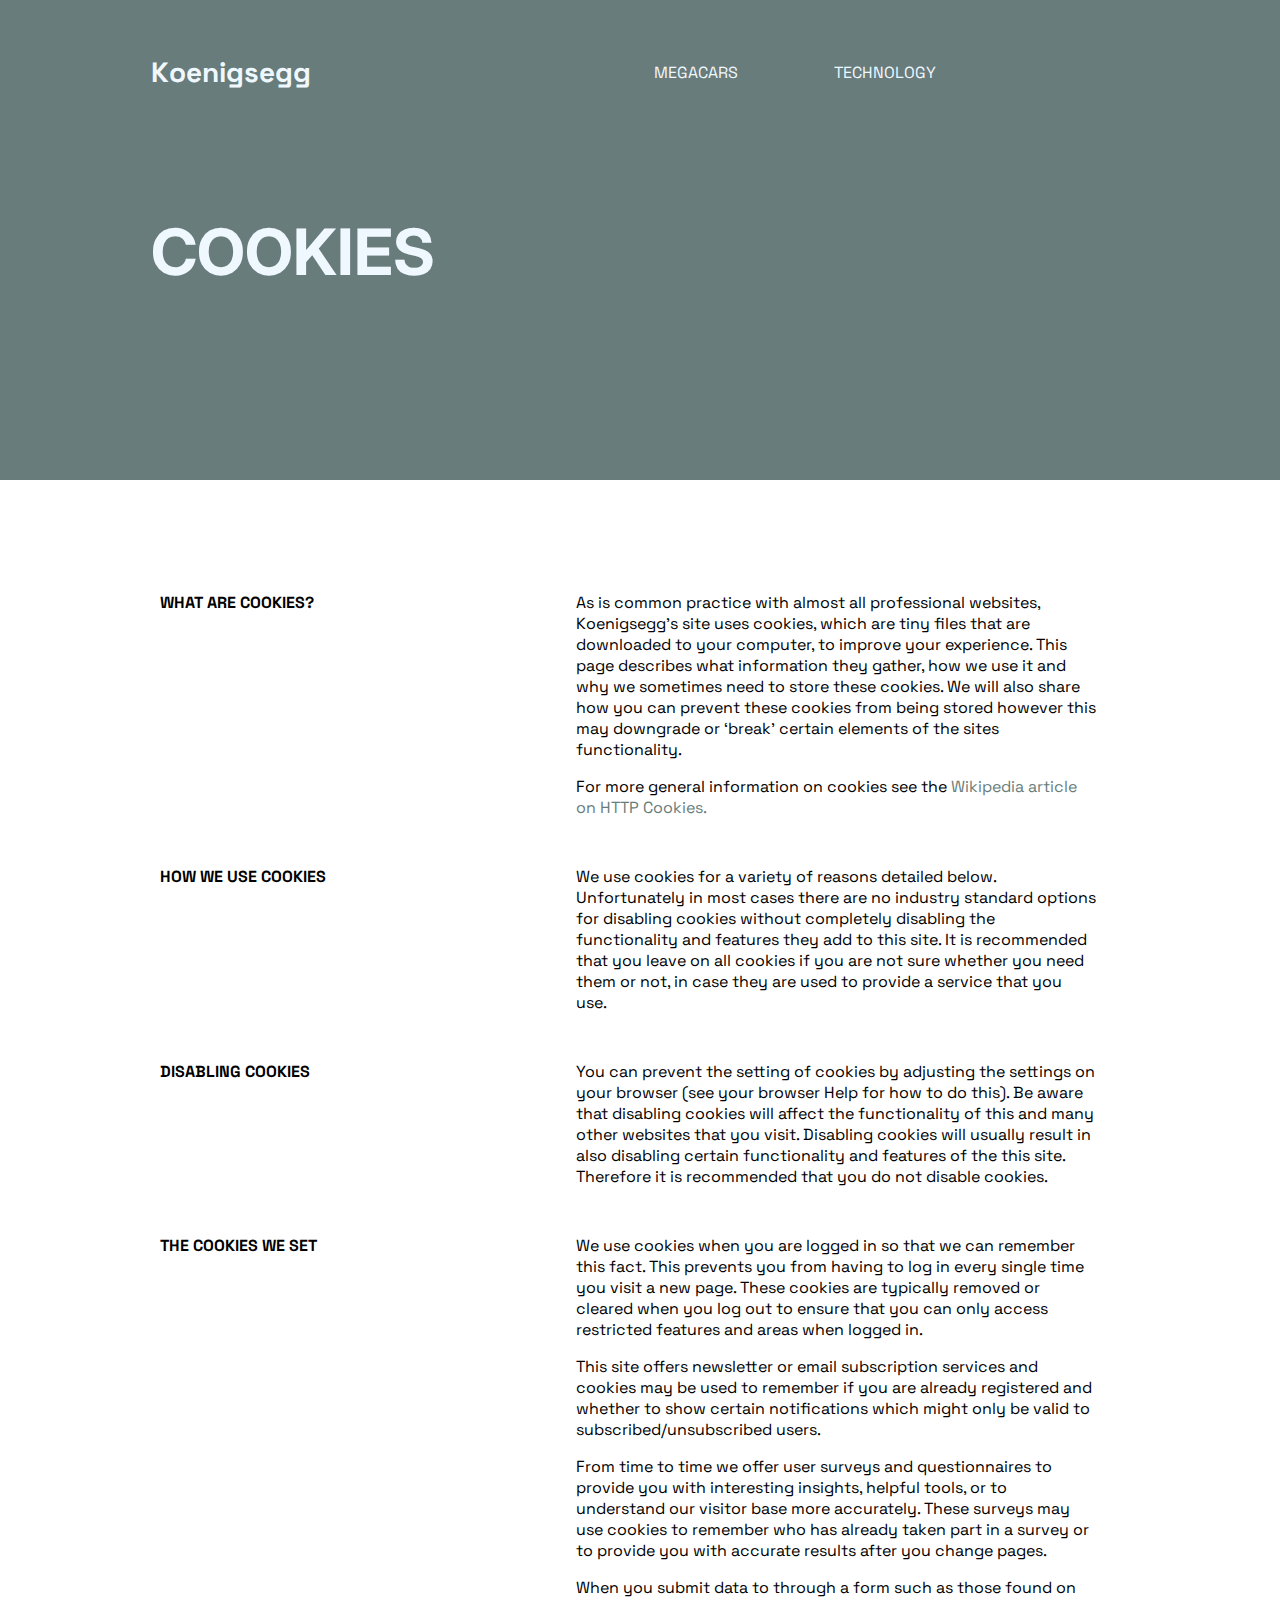
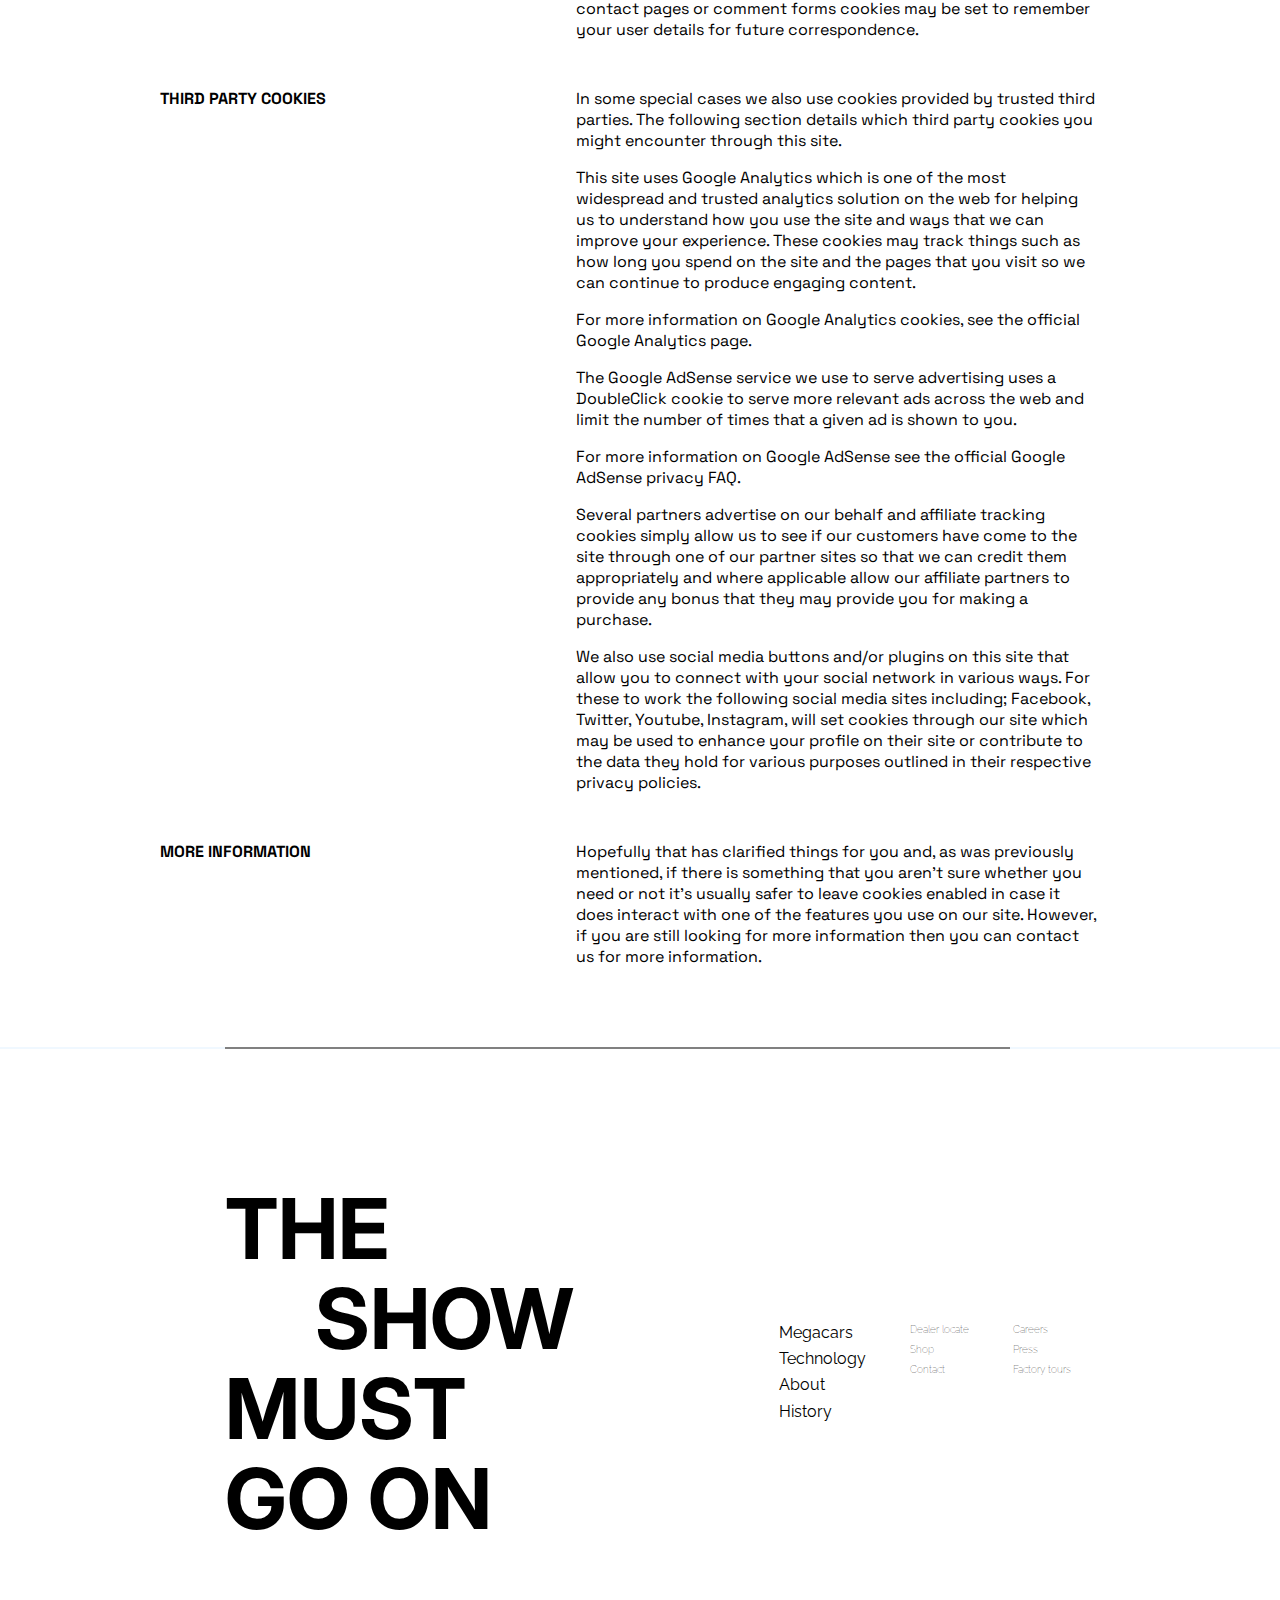
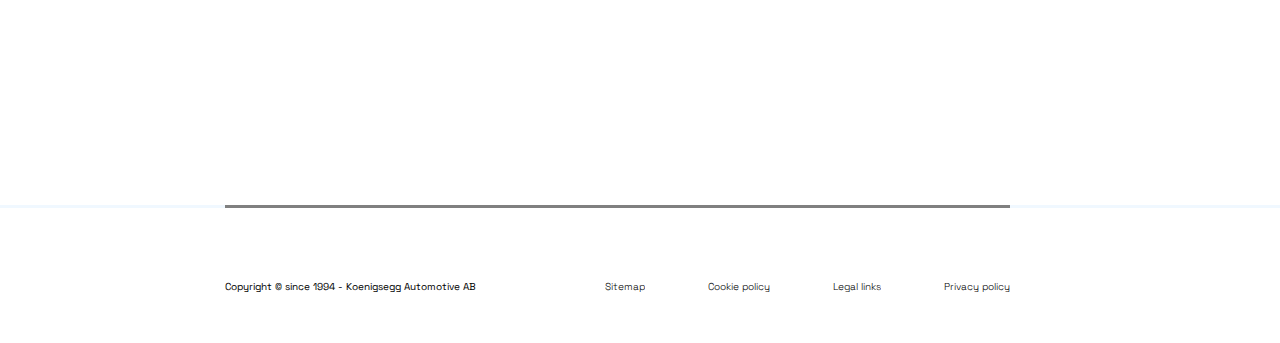
<file: cookie.html>
<!DOCTYPE html>
<html lang="en">
<head>
    <meta charset="UTF-8">
    <meta name="viewport" content="width=device-width, initial-scale=1.0">
    <title>Cookie Policy | Koenigsegg</title>
    <link rel="stylesheet" href="footer.css">
    <link rel="stylesheet" href="disclaimer.css">
</head>
<body>
    <header>
        <nav>
            <a class="home" href="index.html">Koenigsegg</a>
            <ul class="navoptions">
                <li>
                    <div class="one">
                        <a href="megacars.html">MEGACARS</a>
                    </div>
                </li>
                <li>
                    <div class="two">
                        <a href="technology.html">TECHNOLOGY</a>
                    </div>
                </li>
                <li class="three">
                    <button class="togglebutton">
                        <div class="one"></div>
                        <div class="two"></div>
                    </button>
                </li>
            </ul>
        </nav>
        <div class="below-header">
            <div class="left">
                <h2 class="main-heading">COOKIES</h2>
            </div>
        </div>
    </header>

    <section class="main">
        <div class="desc">
            <div class="sub">
                <div class="hd">
                    <h4>WHAT ARE COOKIES?</h4>
                </div>
                <div class="para">
                    <p> As is common practice with almost all professional websites, Koenigsegg’s site uses
                        cookies, which are tiny files that are downloaded to your computer, to improve your
                        experience. This page describes what information they gather, how we use it and
                        why we sometimes need to store these cookies. We will also share how you can
                        prevent these cookies from being stored however this may downgrade or ‘break’
                        certain elements of the sites functionality.
                    </p>

                    <p>For more general information on cookies see the <a href="http://en.wikipedia.org/wiki/HTTP_cookie"> Wikipedia article on HTTP Cookies.</a> 
                    </p>
                </div>
            </div>
            <div class="sub">
                <div class="hd">
                    <h4>HOW WE USE COOKIES</h4>
                </div>
                <div class="para">
                    <p> We use cookies for a variety of reasons detailed below. Unfortunately in most cases
                        there are no industry standard options for disabling cookies without completely
                        disabling the functionality and features they add to this site. It is recommended that
                        you leave on all cookies if you are not sure whether you need them or not, in case
                        they are used to provide a service that you use. 
                        </p>
                </div>
            </div>
            <div class="sub">
                <div class="hd">
                    <h4>DISABLING COOKIES</h4>
                </div>
                <div class="para">
                    <p> You can prevent the setting of cookies by adjusting the settings on your browser (see
                        your browser Help for how to do this). Be aware that disabling cookies will affect the
                        functionality of this and many other websites that you visit. Disabling cookies will
                        usually result in also disabling certain functionality and features of the this site.
                        Therefore it is recommended that you do not disable cookies.   
                    </p>
                </div>
            </div>
            <div class="sub">
                <div class="hd">
                    <h4>THE COOKIES WE SET</h4>
                </div>
                <div class="para">
                    <p> We use cookies when you are logged in so that we can remember this fact. This
                        prevents you from having to log in every single time you visit a new page. These
                        cookies are typically removed or cleared when you log out to ensure that you can
                        only access restricted features and areas when logged in.
                    </p>

                    <p> This site offers newsletter or email subscription services and cookies may be used to
                        remember if you are already registered and whether to show certain notifications
                        which might only be valid to subscribed/unsubscribed users.
                    </p>

                    <p> From time to time we offer user surveys and questionnaires to provide you with
                        interesting insights, helpful tools, or to understand our visitor base more accurately.
                        These surveys may use cookies to remember who has already taken part in a survey
                        or to provide you with accurate results after you change pages.
                    </p>

                    <p> When you submit data to through a form such as those found on contact pages or
                        comment forms cookies may be set to remember your user details for future
                        correspondence.
                    </p>
                </div>
            </div>
            <div class="sub">
                <div class="hd">
                    <h4>THIRD PARTY COOKIES</h4>
                </div>
                <div class="para">
                    <p> In some special cases we also use cookies provided by trusted third parties. The
                        following section details which third party cookies you might encounter through this
                        site.
                    </p>

                    <p> This site uses Google Analytics which is one of the most widespread and trusted
                        analytics solution on the web for helping us to understand how you use the site and
                        ways that we can improve your experience. These cookies may track things such as
                        how long you spend on the site and the pages that you visit so we can continue to
                        produce engaging content.
                    </p>

                    <p> For more information on Google Analytics cookies, see the official Google Analytics
                        page.
                    </p>

                    <p> The Google AdSense service we use to serve advertising uses a DoubleClick cookie
                        to serve more relevant ads across the web and limit the number of times that a given
                        ad is shown to you.
                    </p>

                    <p> For more information on Google AdSense see the official Google AdSense privacy
                        FAQ.
                    </p>

                    <p> Several partners advertise on our behalf and affiliate tracking cookies simply allow us
                        to see if our customers have come to the site through one of our partner sites so that
                        we can credit them appropriately and where applicable allow our affiliate partners to
                        provide any bonus that they may provide you for making a purchase.
                    </p>

                    <p> We also use social media buttons and/or plugins on this site that allow you to
                        connect with your social network in various ways. For these to work the following
                        social media sites including; Facebook, Twitter, Youtube, Instagram, will set cookies
                        through our site which may be used to enhance your profile on their site or
                        contribute to the data they hold for various purposes outlined in their respective
                        privacy policies.
                    </p>
                </div>
            </div>
            <div class="sub">
                <div class="hd">
                    <h4>MORE INFORMATION</h4>
                </div>
                <div class="para">
                    <p> Hopefully that has clarified things for you and, as was previously mentioned, if there
                        is something that you aren’t sure whether you need or not it’s usually safer to leave
                        cookies enabled in case it does interact with one of the features you use on our site.
                        However, if you are still looking for more information then you can contact us for
                        more information. 
                    </p>
                </div>
            </div>
        </div>
    </section>

    <div class="line"></div>

    <footer>
        <div class="top">
            <div class="one">
                <h2 class="first">THE</h2>
                <h2 class="second">SHOW</h2>
                <h2 class="third">MUST</h2>
                <h2 class="fourt">GO ON</h2>
            </div>
            <div class="two" id="two">
                <ul>
                    <li><a href="megacars.html">Megacars</a></li>
                    <li><a href="technology.html">Technology</a></li>
                    <li><a href="about.html">About</a></li>
                    <li><a href="history.html">History</a></li>
                </ul>
            </div>
            <div class="three" id="three">
                <ul>
                    <li><a href="">Dealer locate</a></li>
                    <li><a href="https://gear.koenigsegg.com/">Shop</a></li>
                    <li><a href="contact.html">Contact</a></li>
                </ul>
            </div>
            <div class="four" id="four">
                <ul>
                    <li><a href="">Careers</a></li>
                    <li><a href="https://news.cision.com/koenigsegg">Press</a></li>
                    <li><a href="">Factory tours</a></li>
                </ul>
            </div>
        </div>

        <div class="sociallinks">
            <ul>
                <li><a href=""><i class="fa-brands fa-instagram"></i></a></li>
                <li><a href=""><i class="fa-brands fa-twitter"></i></a></li>
                <li><a href=""><i class="fa-brands fa-facebook-f"></i></a></li>
                <li><a href=""><i class="fa-brands fa-youtube"></i></a></li>
                <li><a href=""><i class="fa-brands fa-linkedin"></i></a></li>
            </ul>
        </div>

        <div class="line"></div>

        <div class="bottom">
            <div class="copyrights">
                <p>Copyright &copy; since 1994 &dash; Koenigsegg Automotive AB </p>
            </div>
            <ul class="ternarylinks">
                <li><a href="">Sitemap</a></li>
                <li><a href="cookie.html">Cookie policy</a></li>
                <li><a href="legal.html">Legal links</a></li>
                <li><a href="privacy.html">Privacy policy</a></li>
            </ul>
        </div>
    </footer>
</body>
</html>
</file>
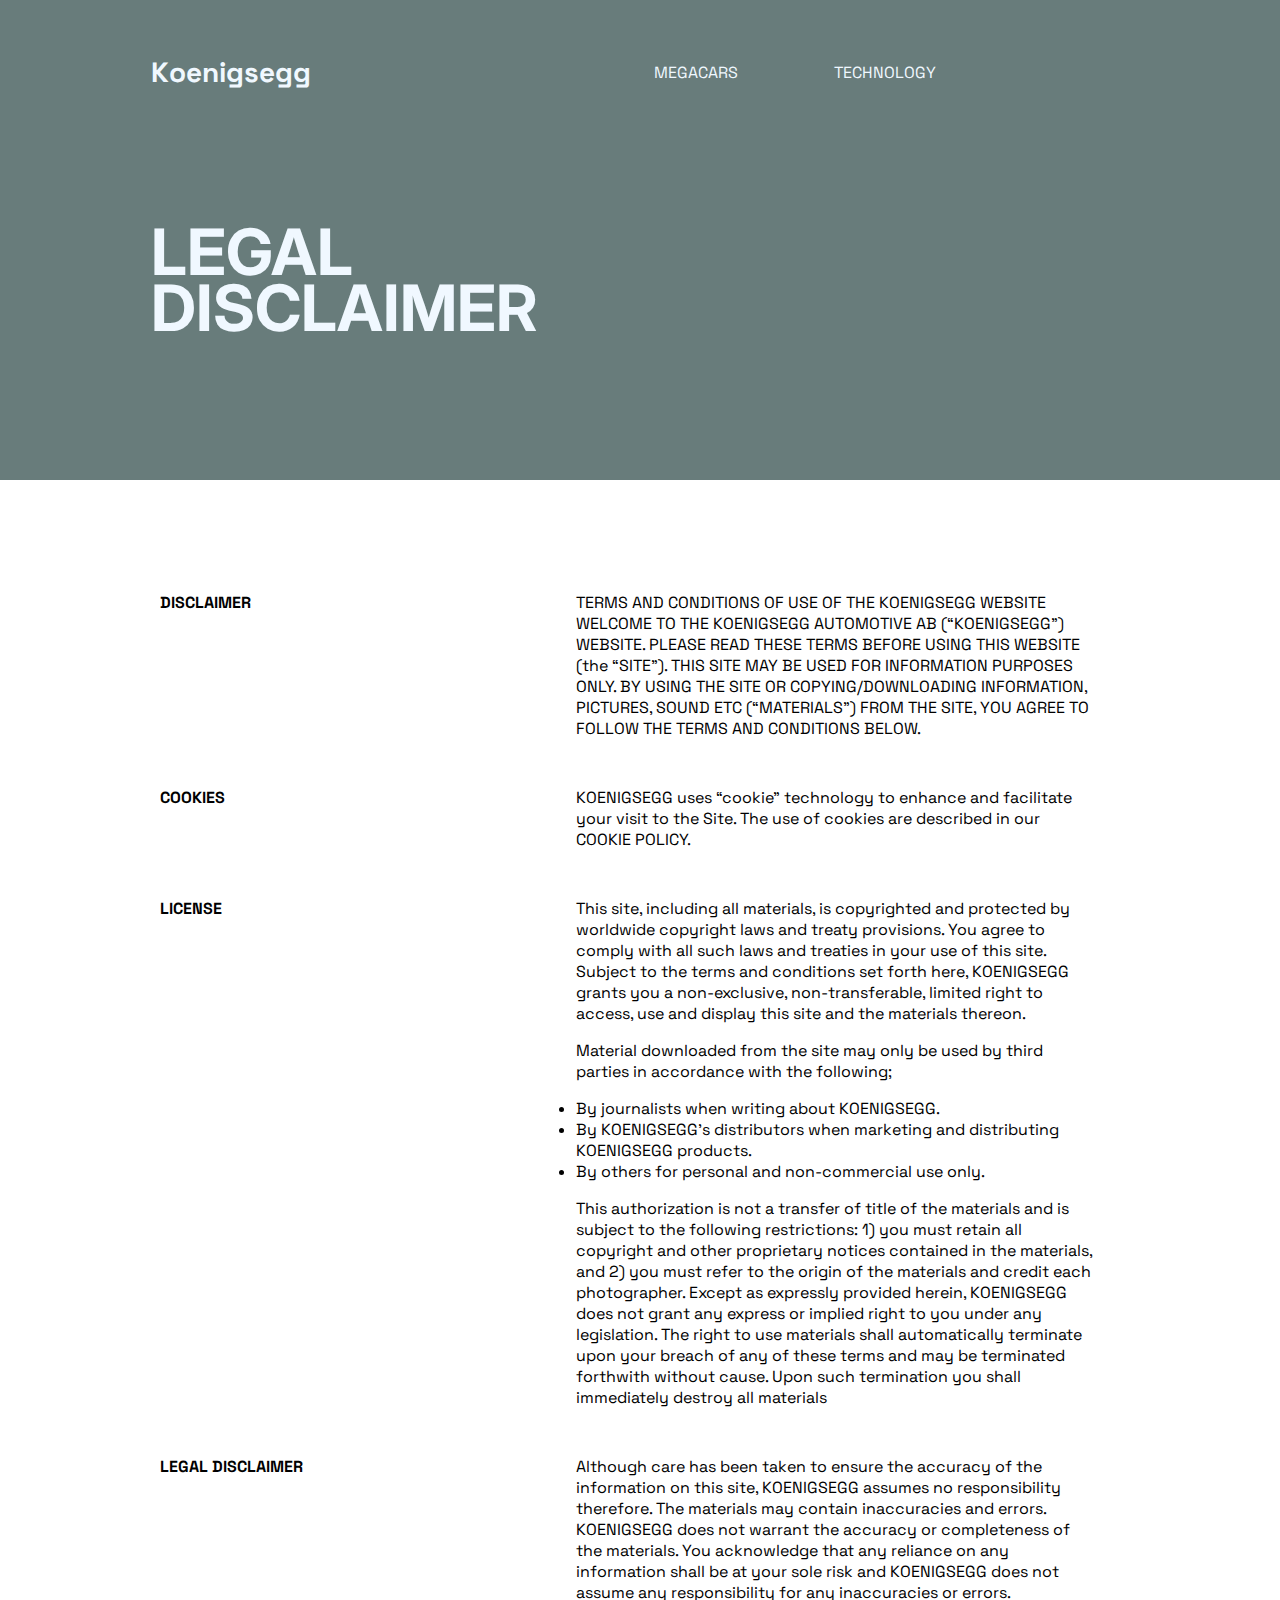
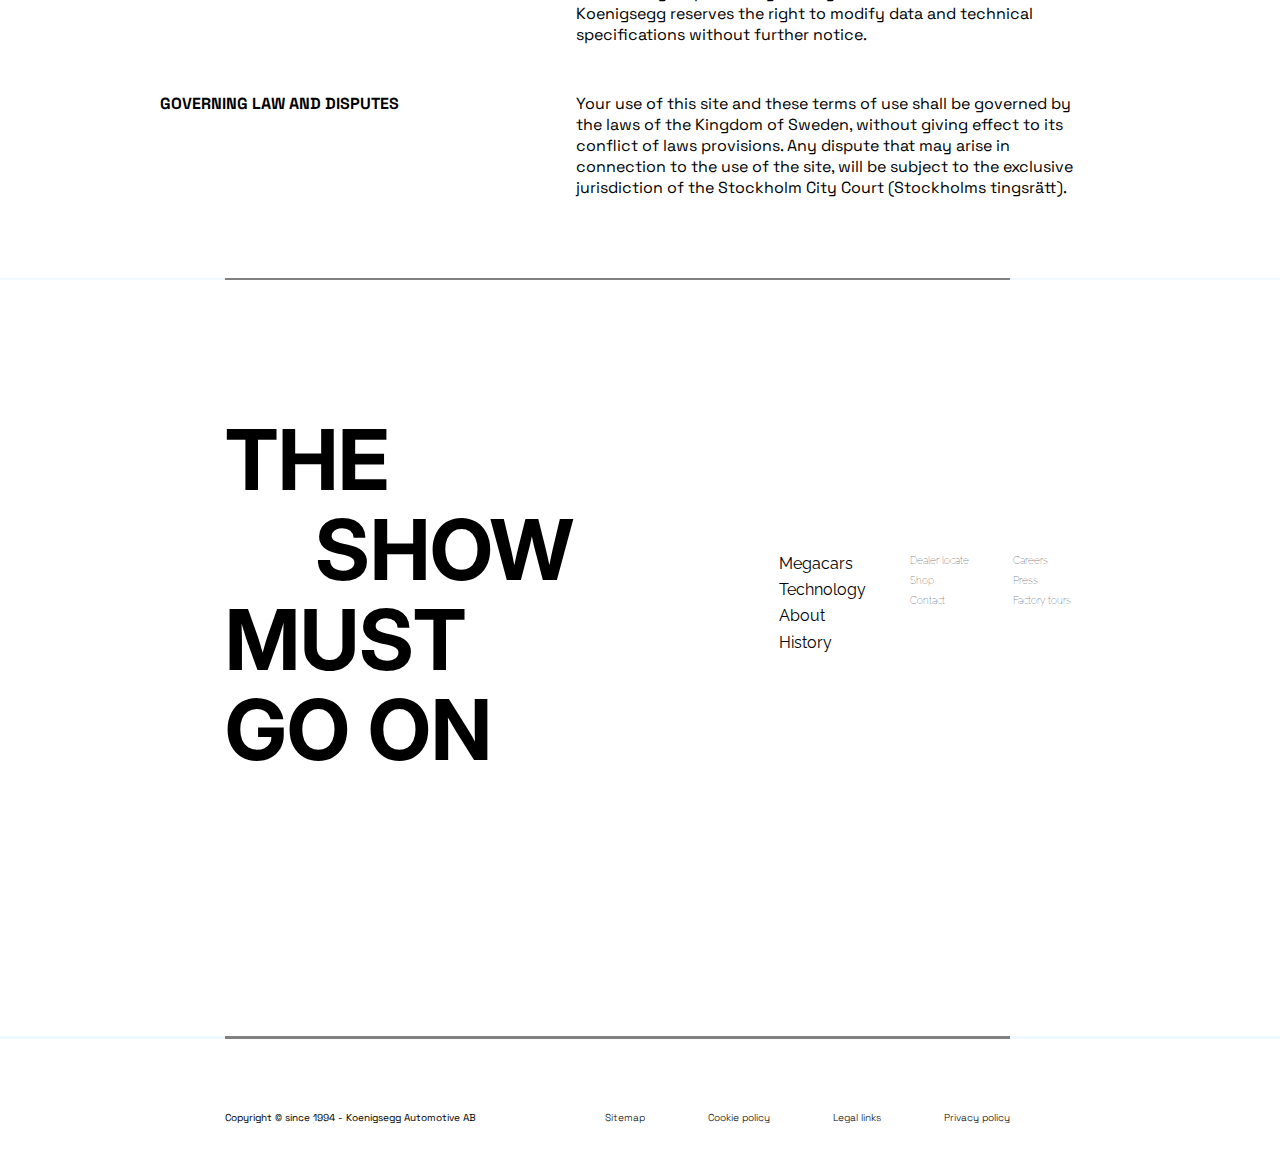
<file: disclaimer.html>
<!DOCTYPE html>
<html lang="en">
<head>
    <meta charset="UTF-8">
    <meta name="viewport" content="width=device-width, initial-scale=1.0">
    <title>Legal Disclaimer | Koenigsegg</title>
    <link rel="stylesheet" href="footer.css">
    <link rel="stylesheet" href="disclaimer.css">
</head>
<body>
    <header>
        <nav>
            <a class="home" href="index.html">Koenigsegg</a>
            <ul class="navoptions">
                <li>
                    <div class="one">
                        <a href="megacars.html">MEGACARS</a>
                    </div>
                </li>
                <li>
                    <div class="two">
                        <a href="technology.html">TECHNOLOGY</a>
                    </div>
                </li>
                <li class="three">
                    <button class="togglebutton">
                        <div class="one"></div>
                        <div class="two"></div>
                    </button>
                </li>
            </ul>
        </nav>
        <div class="below-header">
            <div class="left">
                <h2 class="main-heading">LEGAL</h2>
                <h2 class="main-heading">DISCLAIMER</h2>
            </div>
        </div>
    </header>

    <section class="main">
        <div class="desc">
            <div class="sub">
                <div class="hd">
                    <h4>DISCLAIMER</h4>
                </div>
                <div class="para">
                    <p> TERMS AND CONDITIONS OF USE OF THE KOENIGSEGG WEBSITE<br>
                        WELCOME TO THE KOENIGSEGG AUTOMOTIVE AB (“KOENIGSEGG”) WEBSITE.
                        PLEASE READ THESE TERMS BEFORE USING THIS WEBSITE (the “SITE”). THIS
                        SITE MAY BE USED FOR INFORMATION PURPOSES ONLY. BY USING THE SITE OR
                        COPYING/DOWNLOADING INFORMATION, PICTURES, SOUND ETC
                        (“MATERIALS”) FROM THE SITE, YOU AGREE TO FOLLOW THE TERMS AND
                        CONDITIONS BELOW.
                    </p>
                </div>
            </div>
            <div class="sub">
                <div class="hd">
                    <h4>COOKIES</h4>
                </div>
                <div class="para">
                    <p> KOENIGSEGG uses “cookie” technology to enhance and facilitate your visit to the
                        Site. The use of cookies are described in our COOKIE POLICY.
                        </p>
                </div>
            </div>
            <div class="sub">
                <div class="hd">
                    <h4>LICENSE</h4>
                </div>
                <div class="para">
                    <p>This site, including all materials, is copyrighted and protected by worldwide
                        copyright laws and treaty provisions. You agree to comply with all such laws and
                        treaties in your use of this site. Subject to the terms and conditions set forth here,
                        KOENIGSEGG grants you a non-exclusive, non-transferable, limited right to access,
                        use and display this site and the materials thereon.
                    </p>

                    <p> Material downloaded from the site may only be used by third parties in accordance
                        with the following;
                    </p>

                    <ul>
                        <li><p>By journalists when writing about KOENIGSEGG.</p></li>
                        <li><p>By KOENIGSEGG’s distributors when marketing and distributing KOENIGSEGG products.</p></li>
                        <li><p>By others for personal and non-commercial use only.</p></li>
                    </ul>

                    <p>This authorization is not a transfer of title of the materials and is subject to the
                        following restrictions: 1) you must retain all copyright and other proprietary notices
                        contained in the materials, and 2) you must refer to the origin of the materials and
                        credit each photographer. Except as expressly provided herein, KOENIGSEGG does
                        not grant any express or implied right to you under any legislation. The right to use
                        materials shall automatically terminate upon your breach of any of these terms and
                        may be terminated forthwith without cause. Upon such termination you shall
                        immediately destroy all materials
                    </p>
                </div>
            </div>
            <div class="sub">
                <div class="hd">
                    <h4>LEGAL DISCLAIMER</h4>
                </div>
                <div class="para">
                    <p> Although care has been taken to ensure the accuracy of the information on this site,
                        KOENIGSEGG assumes no responsibility therefore. The materials may contain
                        inaccuracies and errors. KOENIGSEGG does not warrant the accuracy or
                        completeness of the materials. You acknowledge that any reliance on any
                        information shall be at your sole risk and KOENIGSEGG does not assume any
                        responsibility for any inaccuracies or errors. Koenigsegg reserves the right to modify
                        data and technical specifications without further notice.
                    </p>
                </div>
            </div>
            <div class="sub">
                <div class="hd">
                    <h4>GOVERNING LAW AND DISPUTES </h4>
                </div>
                <div class="para">
                    <p> Your use of this site and these terms of use shall be governed by the laws of the
                        Kingdom of Sweden, without giving effect to its conflict of laws provisions. Any
                        dispute that may arise in connection to the use of the site, will be subject to the
                        exclusive jurisdiction of the Stockholm City Court (Stockholms tingsrätt).
                    </p>
                </div>
            </div>
        </div>
    </section>

    <div class="line"></div>

    <footer>
        <div class="top">
            <div class="one">
                <h2 class="first">THE</h2>
                <h2 class="second">SHOW</h2>
                <h2 class="third">MUST</h2>
                <h2 class="fourt">GO ON</h2>
            </div>
            <div class="two" id="two">
                <ul>
                    <li><a href="megacars.html">Megacars</a></li>
                    <li><a href="technology.html">Technology</a></li>
                    <li><a href="about.html">About</a></li>
                    <li><a href="history.html">History</a></li>
                </ul>
            </div>
            <div class="three" id="three">
                <ul>
                    <li><a href="">Dealer locate</a></li>
                    <li><a href="https://gear.koenigsegg.com/">Shop</a></li>
                    <li><a href="contact.html">Contact</a></li>
                </ul>
            </div>
            <div class="four" id="four">
                <ul>
                    <li><a href="">Careers</a></li>
                    <li><a href="https://news.cision.com/koenigsegg">Press</a></li>
                    <li><a href="">Factory tours</a></li>
                </ul>
            </div>
        </div>

        <div class="sociallinks">
            <ul>
                <li><a href=""><i class="fa-brands fa-instagram"></i></a></li>
                <li><a href=""><i class="fa-brands fa-twitter"></i></a></li>
                <li><a href=""><i class="fa-brands fa-facebook-f"></i></a></li>
                <li><a href=""><i class="fa-brands fa-youtube"></i></a></li>
                <li><a href=""><i class="fa-brands fa-linkedin"></i></a></li>
            </ul>
        </div>

        <div class="line"></div>

        <div class="bottom">
            <div class="copyrights">
                <p>Copyright &copy; since 1994 &dash; Koenigsegg Automotive AB </p>
            </div>
            <ul class="ternarylinks">
                <li><a href="">Sitemap</a></li>
                <li><a href="cookie.html">Cookie policy</a></li>
                <li><a href="legal.html">Legal links</a></li>
                <li><a href="privacy.html">Privacy policy</a></li>
            </ul>
        </div>
    </footer>
</body>
</html>
</file>
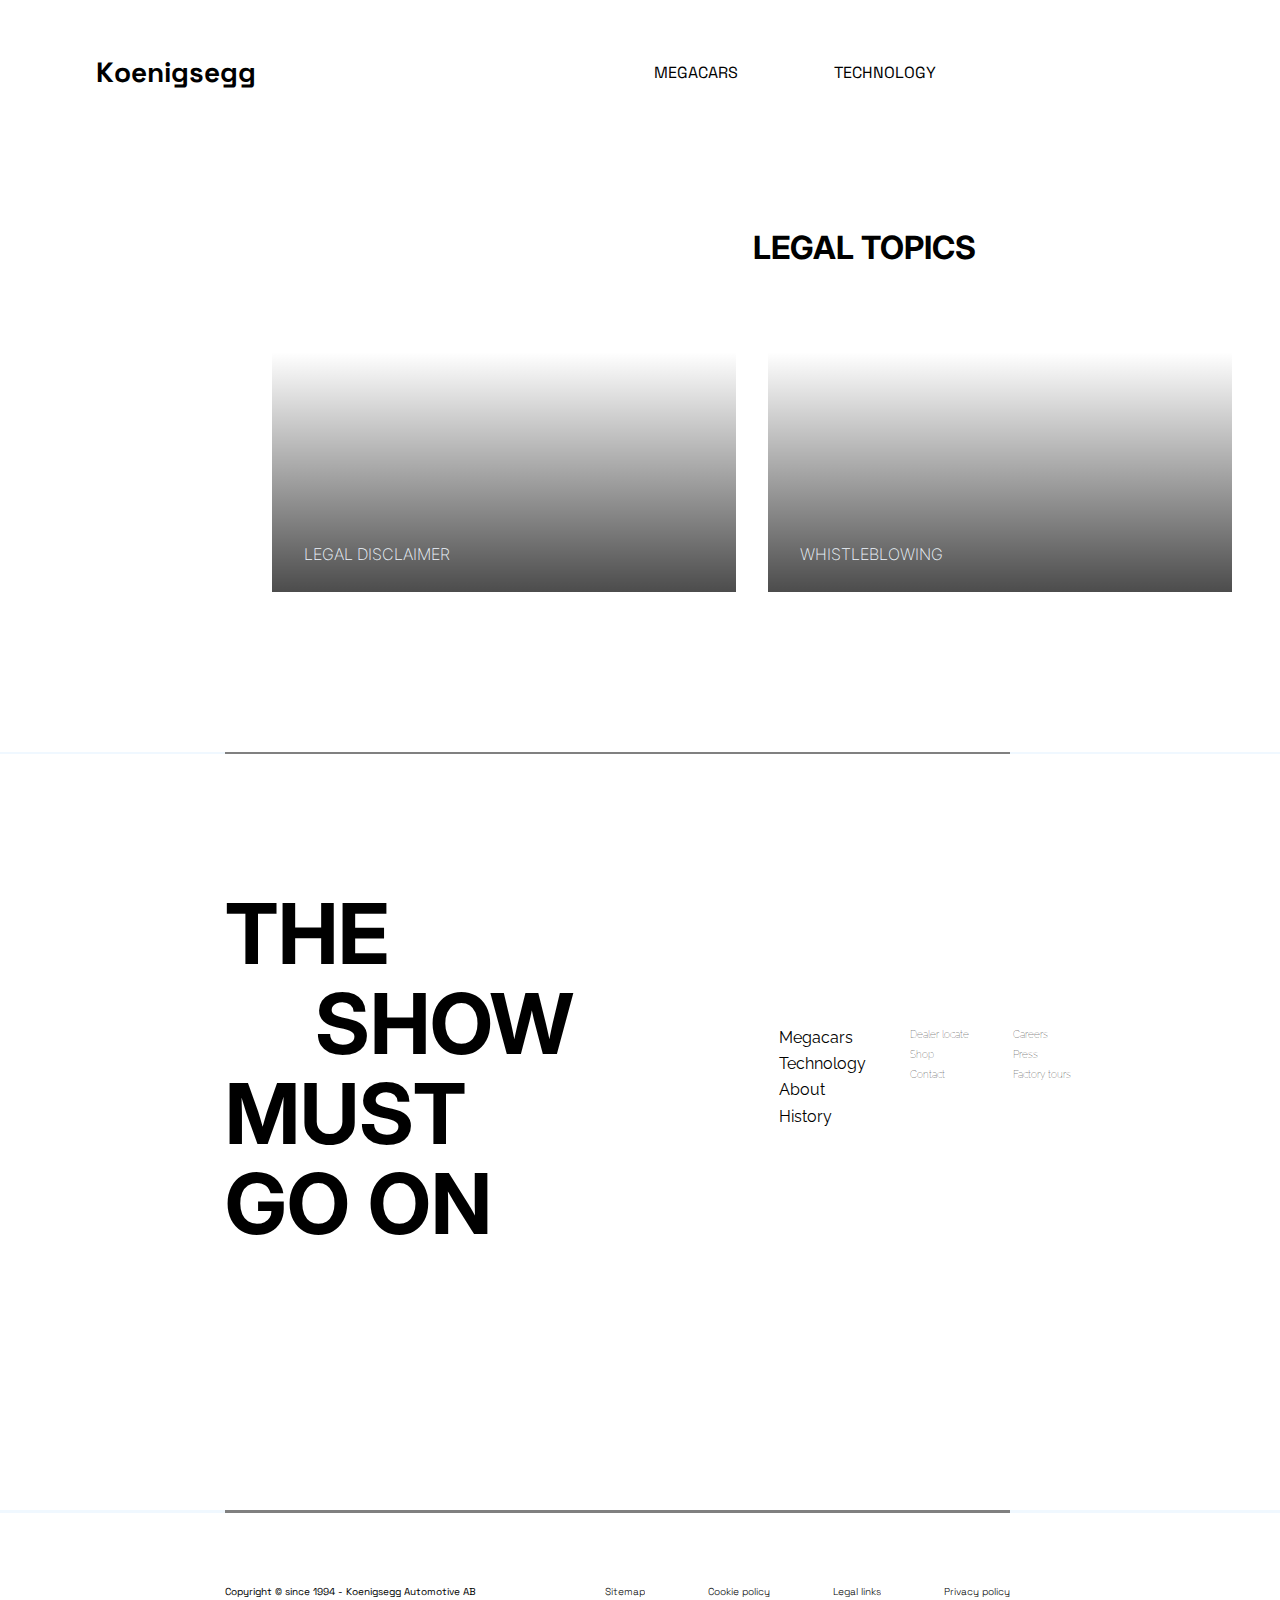
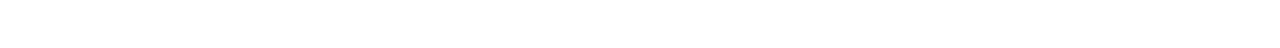
<file: legal.html>
<!DOCTYPE html>
<html lang="en">
<head>
    <meta charset="UTF-8">
    <meta name="viewport" content="width=device-width, initial-scale=1.0">
    <link rel="stylesheet" href="footer.css">
    <link rel="stylesheet" href="legal.css">
    <title>Legal Menu | Koenigsegg</title>
</head>
<body>
    <header>
        <nav>
            <a class="home" href="index.html">Koenigsegg</a>
            <ul class="navoptions">
                <li>
                    <div class="one">
                        <a href="megacars.html">MEGACARS</a>
                    </div>
                </li>
                <li>
                    <div class="two">
                        <a href="technology.html">TECHNOLOGY</a>
                    </div>
                </li>
                <li class="three">
                    <button class="togglebutton">
                        <div class="one"></div>
                        <div class="two"></div>
                    </button>
                </li>
            </ul>
        </nav>
    </header>

    <section class="about-six">
        <div class="six-full">
            <div class="six-top">
                <h4>LEGAL TOPICS</h4>
            </div>
            <div class="six-bottom">
                <div class="six-left">
                    <a href="disclaimer.html">LEGAL DISCLAIMER</a>
                </div>
                <div class="six-right">
                    <a href="whistle.html">WHISTLEBLOWING</a>
                </div>
            </div>
        </div>
    </section>

    <div class="line"></div>

    <footer>
        <div class="top">
            <div class="one">
                <h2 class="first">THE</h2>
                <h2 class="second">SHOW</h2>
                <h2 class="third">MUST</h2>
                <h2 class="fourt">GO ON</h2>
            </div>
            <div class="two" id="two">
                <ul>
                    <li><a href="megacars.html">Megacars</a></li>
                    <li><a href="technology.html">Technology</a></li>
                    <li><a href="about.html">About</a></li>
                    <li><a href="history.html">History</a></li>
                </ul>
            </div>
            <div class="three" id="three">
                <ul>
                    <li><a href="">Dealer locate</a></li>
                    <li><a href="https://gear.koenigsegg.com/">Shop</a></li>
                    <li><a href="contact.html">Contact</a></li>
                </ul>
            </div>
            <div class="four" id="four">
                <ul>
                    <li><a href="">Careers</a></li>
                    <li><a href="https://news.cision.com/koenigsegg">Press</a></li>
                    <li><a href="">Factory tours</a></li>
                </ul>
            </div>
        </div>

        <div class="sociallinks">
            <ul>
                <li><a href=""><i class="fa-brands fa-instagram"></i></a></li>
                <li><a href=""><i class="fa-brands fa-twitter"></i></a></li>
                <li><a href=""><i class="fa-brands fa-facebook-f"></i></a></li>
                <li><a href=""><i class="fa-brands fa-youtube"></i></a></li>
                <li><a href=""><i class="fa-brands fa-linkedin"></i></a></li>
            </ul>
        </div>

        <div class="line"></div>

        <div class="bottom">
            <div class="copyrights">
                <p>Copyright &copy; since 1994 &dash; Koenigsegg Automotive AB </p>
            </div>
            <ul class="ternarylinks">
                <li><a href="">Sitemap</a></li>
                <li><a href="cookie.html">Cookie policy</a></li>
                <li><a href="legal.html">Legal links</a></li>
                <li><a href="privacy.html">Privacy policy</a></li>
            </ul>
        </div>
    </footer>
</body>
</html>
</file>
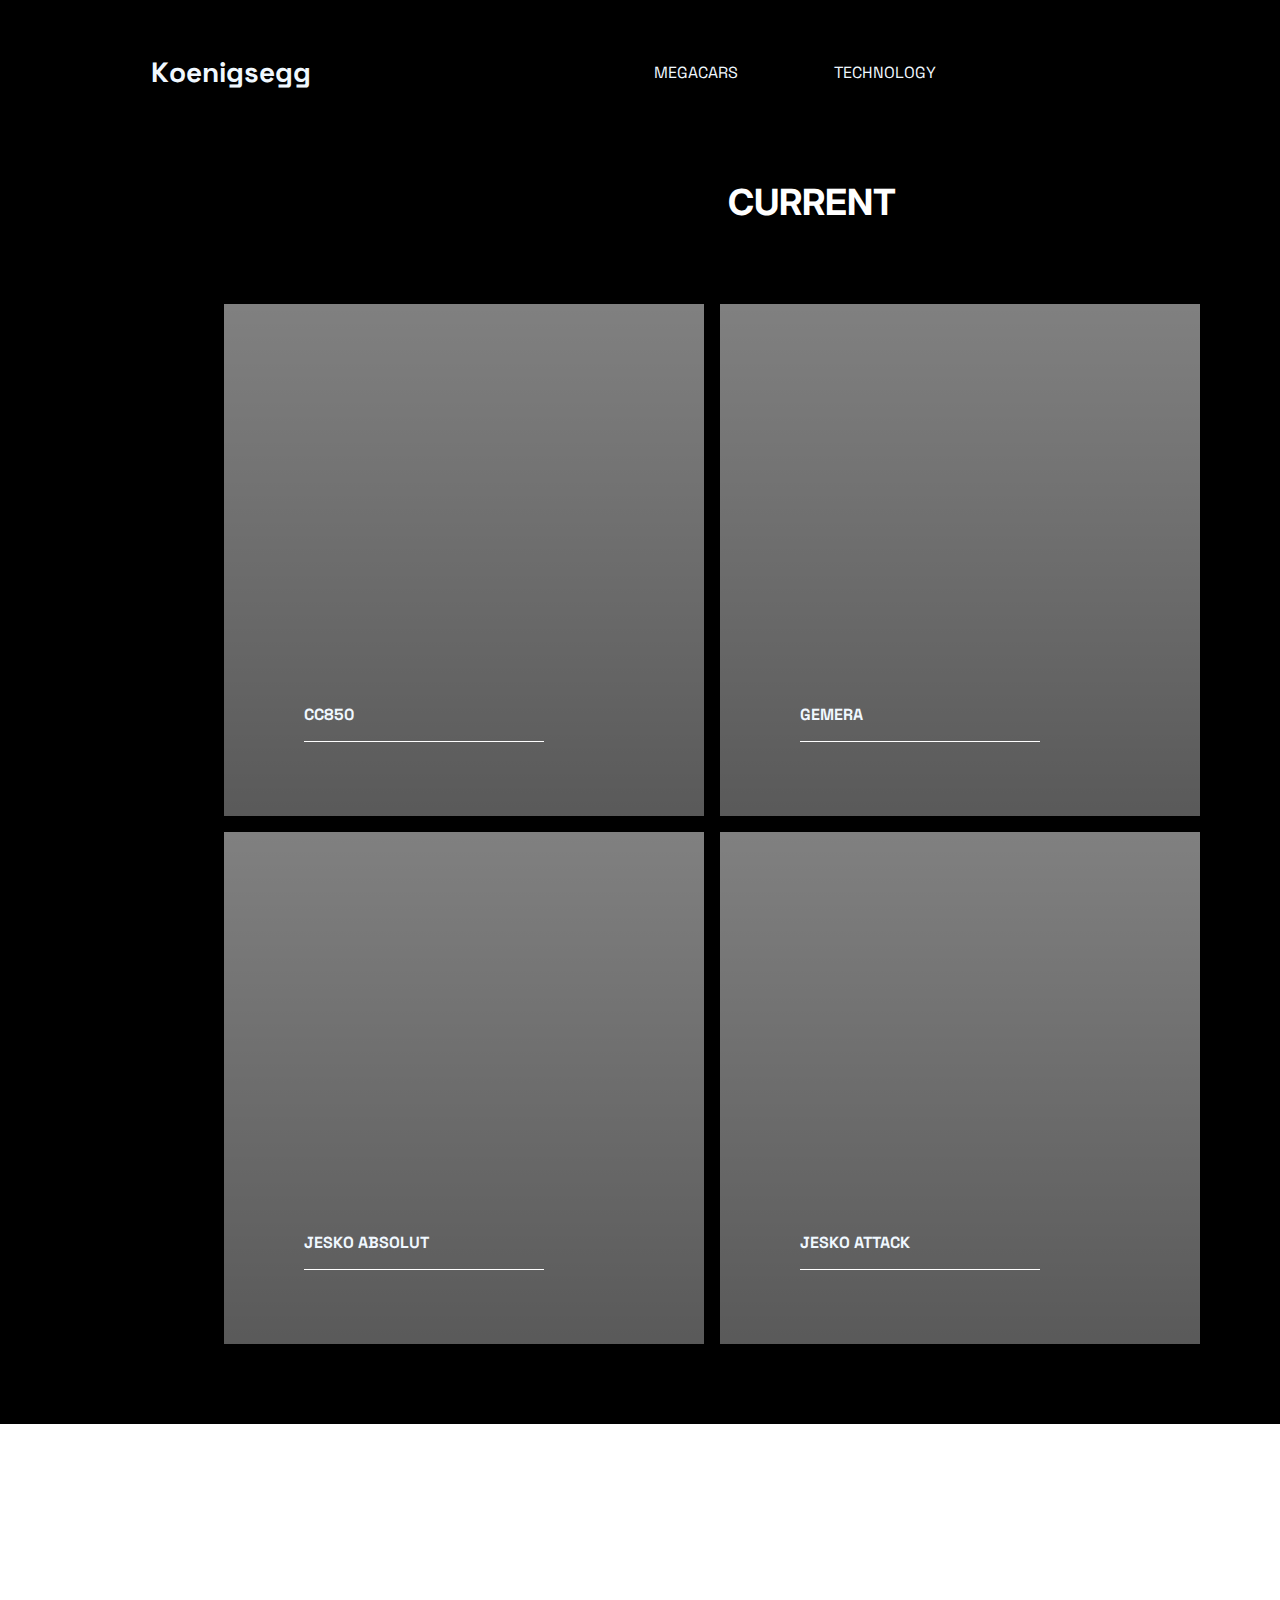
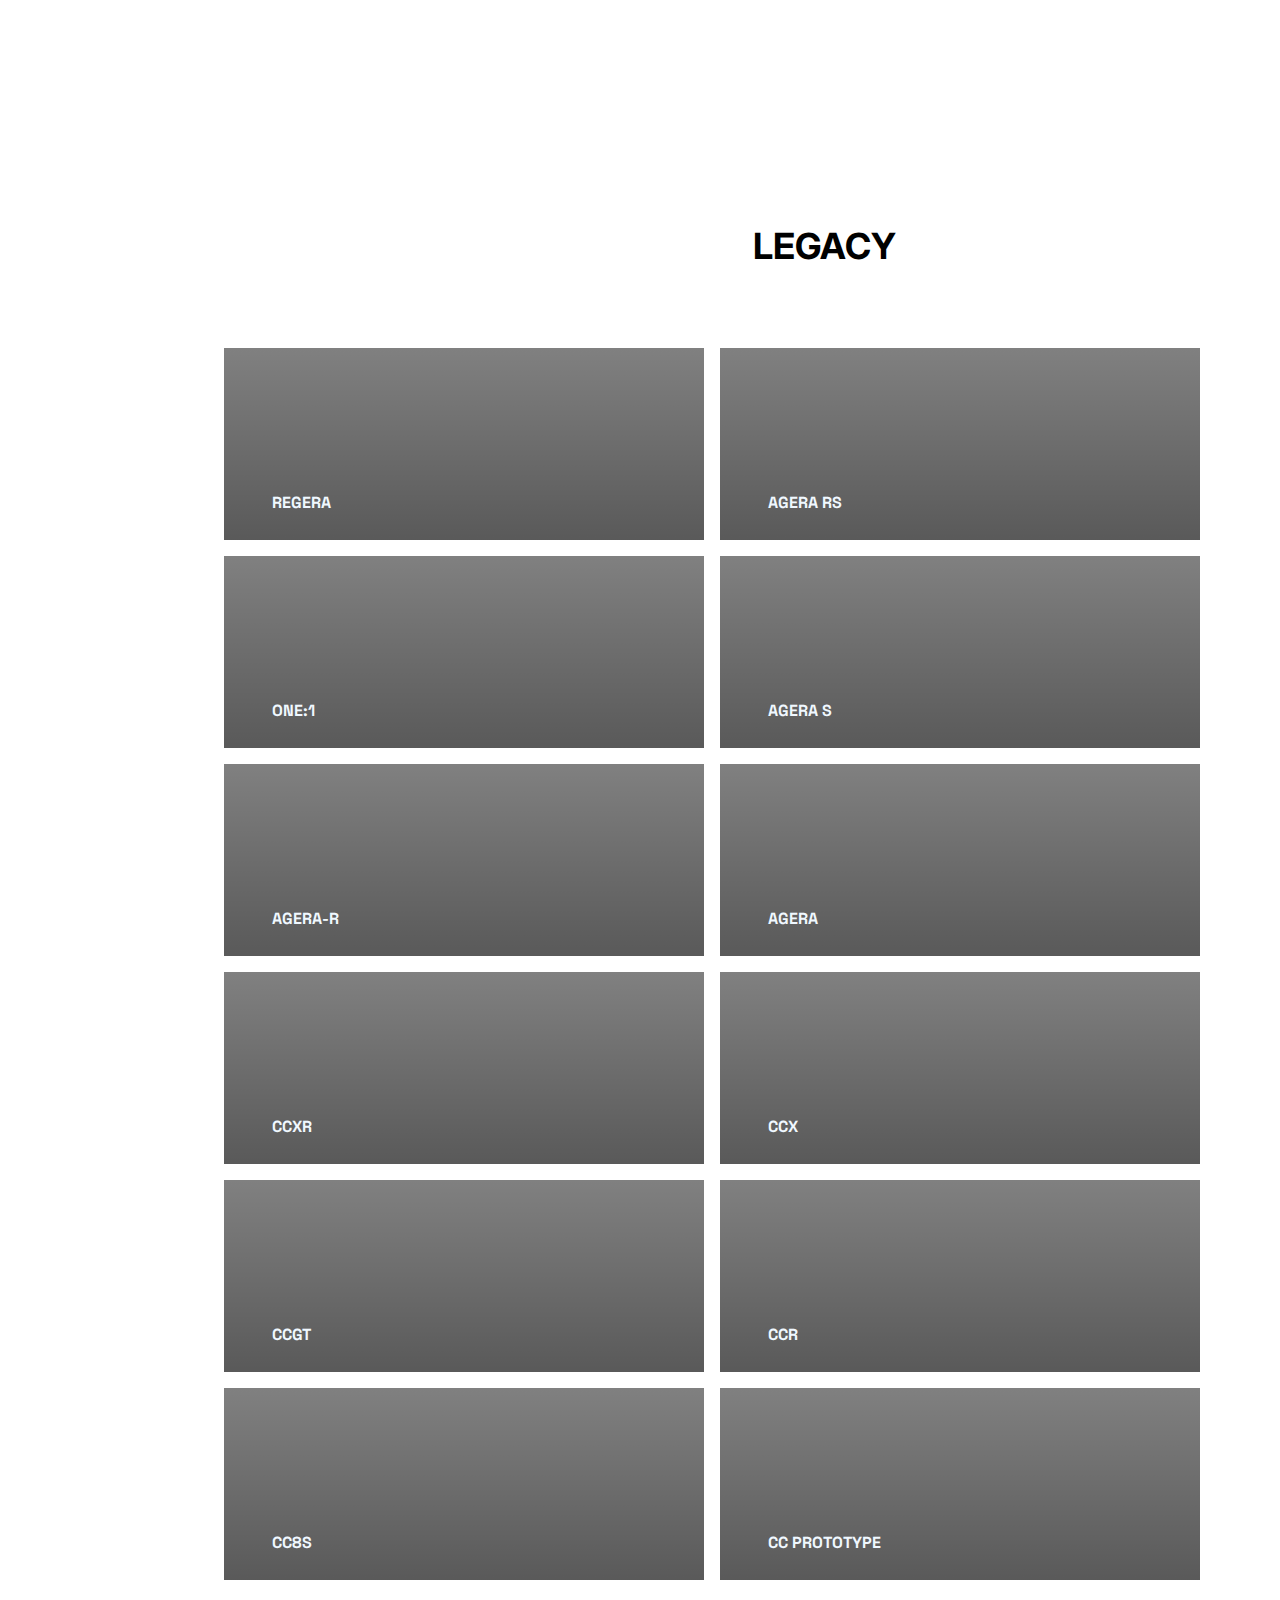
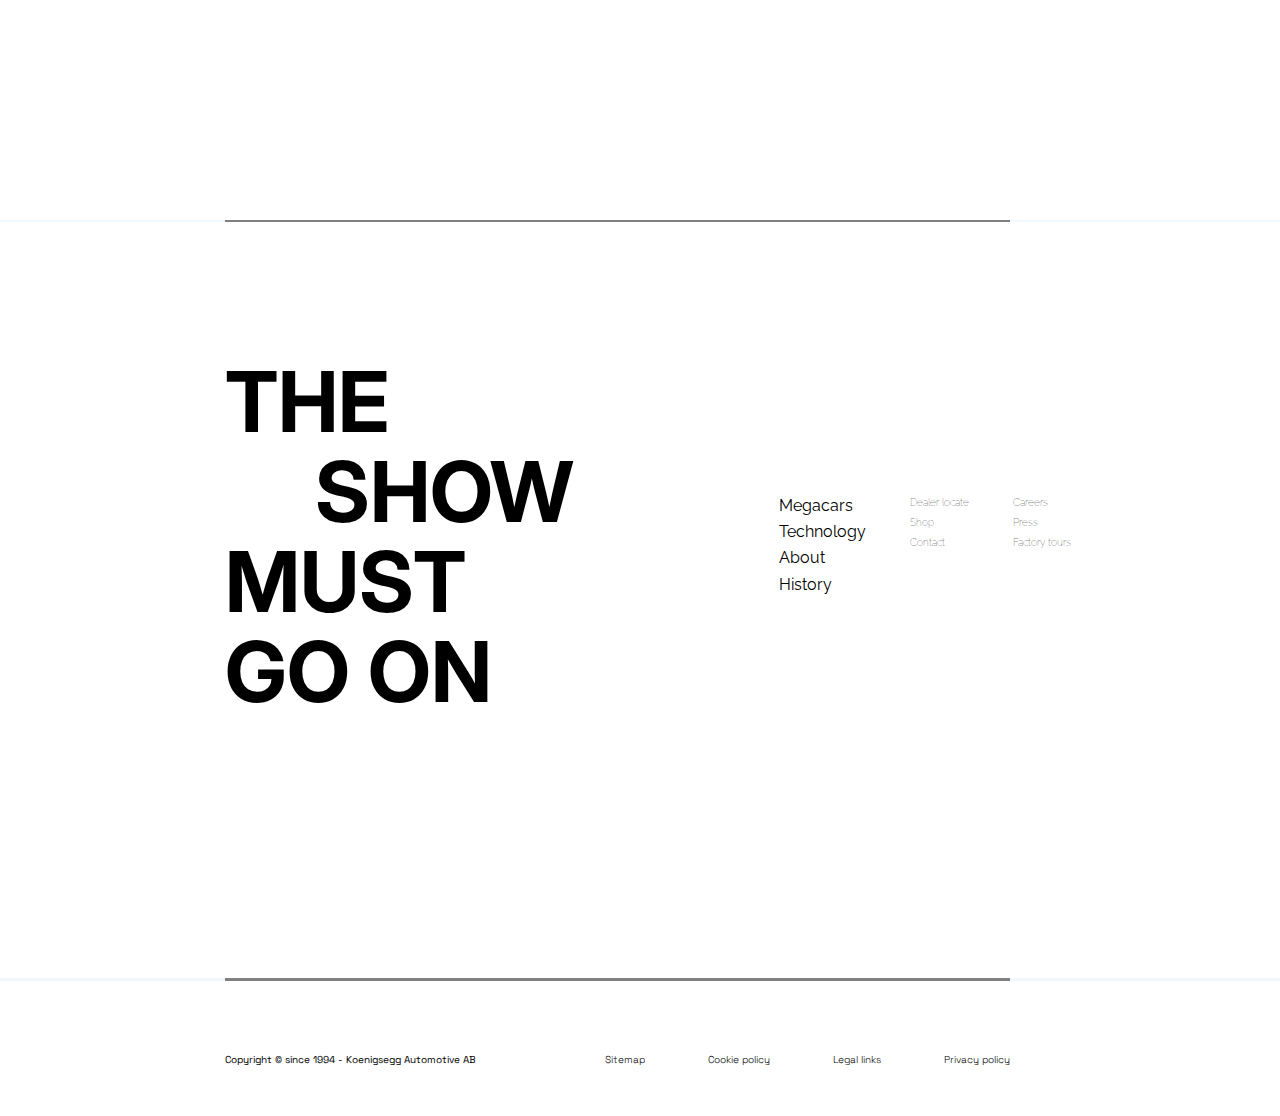
<file: megacars.html>
<!DOCTYPE html>
<html lang="en">

<head>
    <meta charset="UTF-8">
    <meta name="viewport" content="width=device-width, initial-scale=1.0">
    <title>Megacars | Koenigsegg</title>
    <link rel="stylesheet" href="footer.css">
    <link rel="stylesheet" href="megacars.css">
</head>

<body>
    <header>
        <div class="header">
            <nav>
                <a class="home" href="index.html">Koenigsegg</a>
                <ul class="navoptions">
                    <li>
                        <div class="one">
                            <a href="megacars.html">MEGACARS</a>
                        </div>
                    </li>
                    <li>
                        <div class="two">
                            <a href="technology.html">TECHNOLOGY</a>
                        </div>
                    </li>
                    <li class="three">
                        <button class="togglebutton">
                            <div class="one"></div>
                            <div class="two"></div>
                        </button>
                    </li>
                </ul>
            </nav>
        </div>
    </header>

    <section class="present">
        <div class="present-full">
            <div class="heading">
                <h2>CURRENT</h2>
            </div>
            <div class="cards">
                <div class="mini-card">
                    <div class="cc850">
                    <div class="name">
                        <h4>CC850</h4>
                        <div class="mini-line"></div>
                    </div>
                </div>
                </div>

                <div class="mini-card">
                    <div class="gemera">
                        <div class="name">
                            <h4>GEMERA</h4>
                            <div class="mini-line"></div>
                        </div>
                    </div>
                </div>

                <div class="mini-card">
                    <div class="absolut">
                        <div class="name">
                            <h4>JESKO ABSOLUT</h4>
                            <div class="mini-line"></div>
                        </div>
                    </div>
                </div>

                <div class="mini-card">
                    <div class="attack">
                        <div class="name">
                            <h4>JESKO ATTACK</h4>
                            <div class="mini-line"></div>
                        </div>
                    </div>
                </div>
            </div>
        </div>
    </section>
    
    <section class="legacy">
        <div class="legacy-full">
            <div class="heading">
                <h2>LEGACY</h2>
            </div>
            <div class="cards">
                <div class="mini-card">
                    <div class="regera">
                        <div class="name">
                            <h4>REGERA</h4>
                        </div>
                    </div>
                </div>

                <div class="mini-card">
                    <div class="agera-rs">
                        <div class="name">
                            <h4>AGERA RS</h4>
                        </div>
                    </div>
                </div>

                <div class="mini-card">
                    <div class="one">
                        <div class="name">
                            <h4>ONE:1</h4>
                        </div>
                    </div>
                </div>

                <div class="mini-card">
                    <div class="agera-s">
                        <div class="name">
                            <h4>AGERA S</h4>
                        </div>
                    </div>
                </div>

                <div class="mini-card">
                    <div class="agera-r">
                        <div class="name">
                            <h4>AGERA-R</h4>
                        </div>
                    </div>
                </div>

                <div class="mini-card">
                    <div class="agera">
                        <div class="name">
                            <h4>AGERA</h4>
                        </div>
                    </div>
                </div>

                <div class="mini-card">
                    <div class="ccxr">
                        <div class="name">
                            <h4>CCXR</h4>
                        </div>
                    </div>
                </div>

                <div class="mini-card">
                    <div class="ccx">
                        <div class="name">
                            <h4>CCX</h4>
                        </div>
                    </div>
                </div>

                <div class="mini-card">
                    <div class="ccgt">
                        <div class="name">
                            <h4>CCGT</h4>
                        </div>
                    </div>
                </div>

                <div class="mini-card">
                    <div class="ccr">
                        <div class="name">
                            <h4>CCR</h4>
                        </div>
                    </div>
                </div>

                <div class="mini-card">
                    <div class="cc8s">
                        <div class="name">
                            <h4>CC8S</h4>
                        </div>
                    </div>
                </div>

                <div class="mini-card">
                    <div class="ccprototype">
                        <div class="name">
                            <h4>CC PROTOTYPE</h4>
                        </div>
                    </div>
                </div>
            </div>
        </div>
    </section>

    <div class="line"></div>

    <footer>
        <div class="top">
            <div class="one">
                <h2 class="first">THE</h2>
                <h2 class="second">SHOW</h2>
                <h2 class="third">MUST</h2>
                <h2 class="fourt">GO ON</h2>
            </div>
            <div class="two" id="two">
                <ul>
                    <li><a href="megacars.html">Megacars</a></li>
                    <li><a href="technology.html">Technology</a></li>
                    <li><a href="about.html">About</a></li>
                    <li><a href="history.html">History</a></li>
                </ul>
            </div>
            <div class="three" id="three">
                <ul>
                    <li><a href="">Dealer locate</a></li>
                    <li><a href="https://gear.koenigsegg.com/">Shop</a></li>
                    <li><a href="contact.html">Contact</a></li>
                </ul>
            </div>
            <div class="four" id="four">
                <ul>
                    <li><a href="">Careers</a></li>
                    <li><a href="https://news.cision.com/koenigsegg">Press</a></li>
                    <li><a href="">Factory tours</a></li>
                </ul>
            </div>
        </div>

        <div class="sociallinks">
            <ul>
                <li><a href=""><i class="fa-brands fa-instagram"></i></a></li>
                <li><a href=""><i class="fa-brands fa-twitter"></i></a></li>
                <li><a href=""><i class="fa-brands fa-facebook-f"></i></a></li>
                <li><a href=""><i class="fa-brands fa-youtube"></i></a></li>
                <li><a href=""><i class="fa-brands fa-linkedin"></i></a></li>
            </ul>
        </div>

        <div class="line"></div>

        <div class="bottom">
            <div class="copyrights">
                <p>Copyright &copy; since 1994 &dash; Koenigsegg Automotive AB </p>
            </div>
            <ul class="ternarylinks">
                <li><a href="">Sitemap</a></li>
                <li><a href="cookie.html">Cookie policy</a></li>
                <li><a href="legal.html">Legal links</a></li>
                <li><a href="privacy.html">Privacy policy</a></li>
            </ul>
        </div>
    </footer>
</body>

</html>
</file>
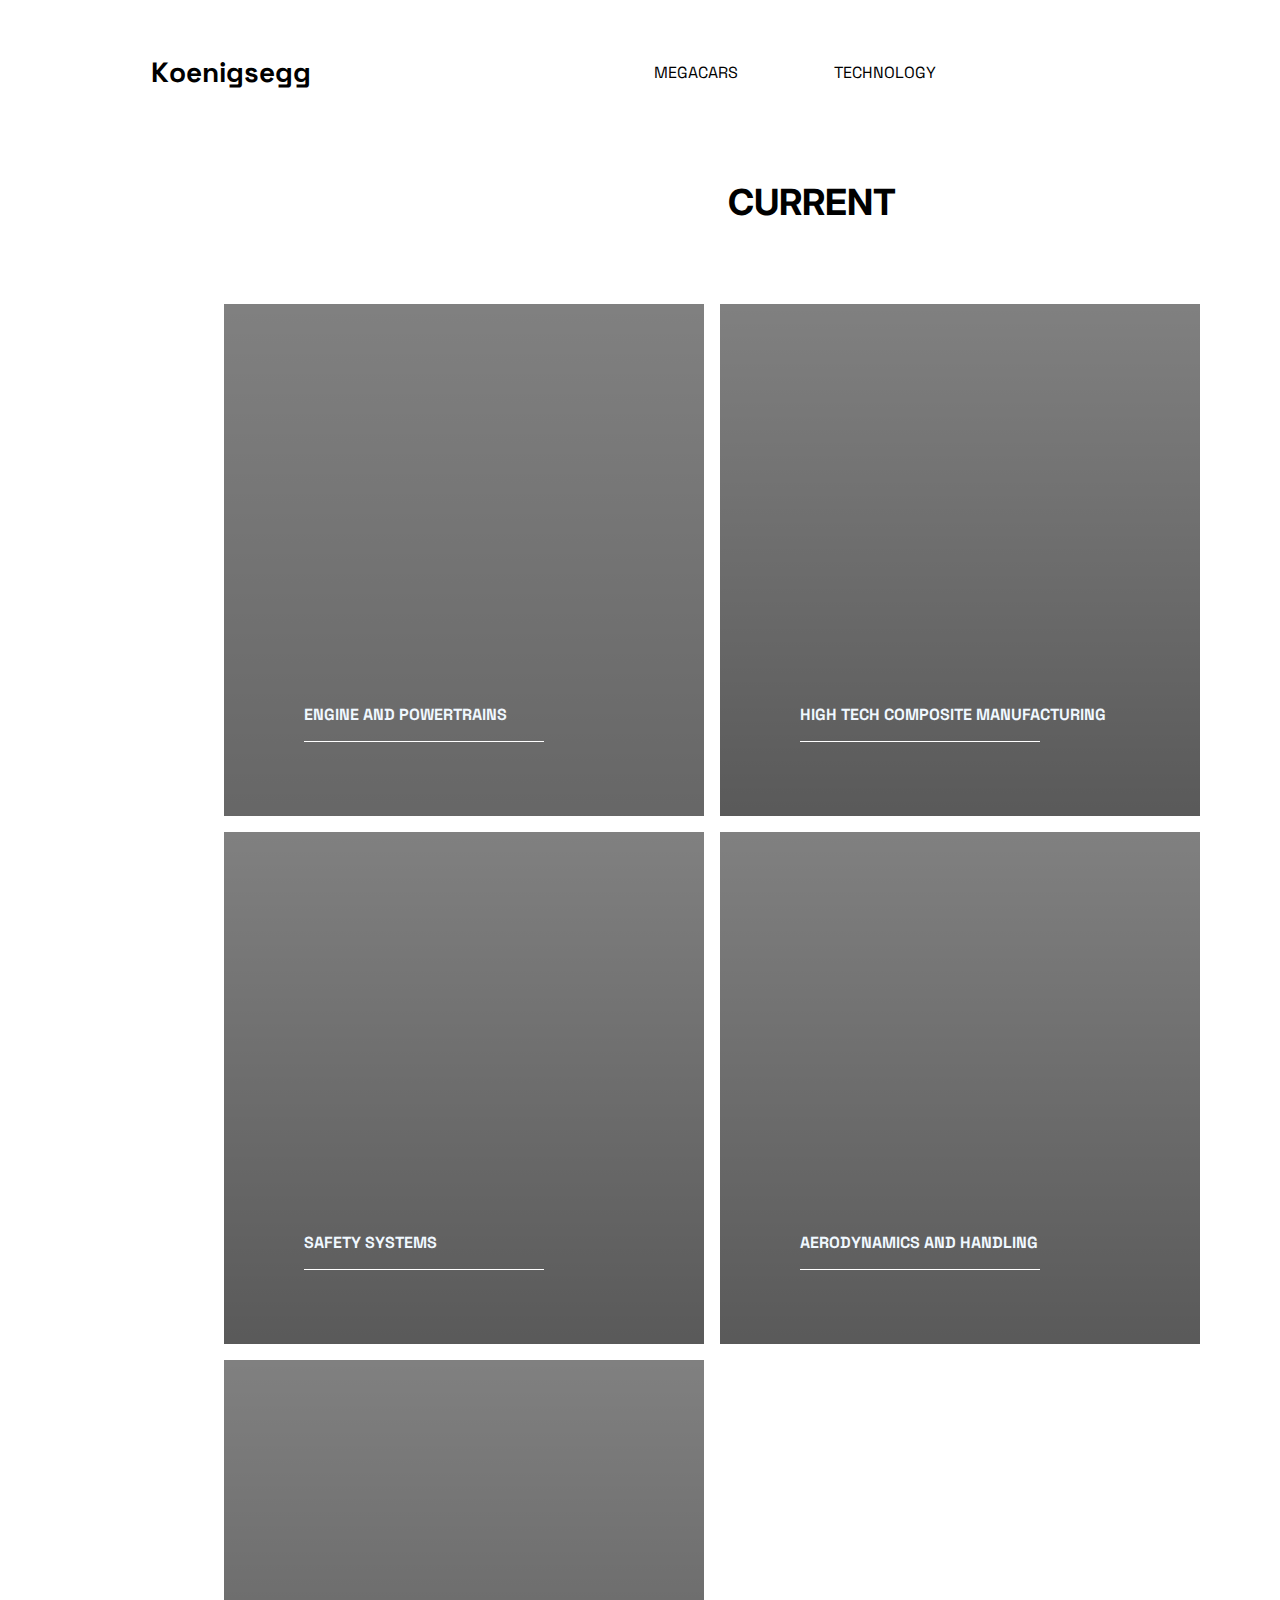
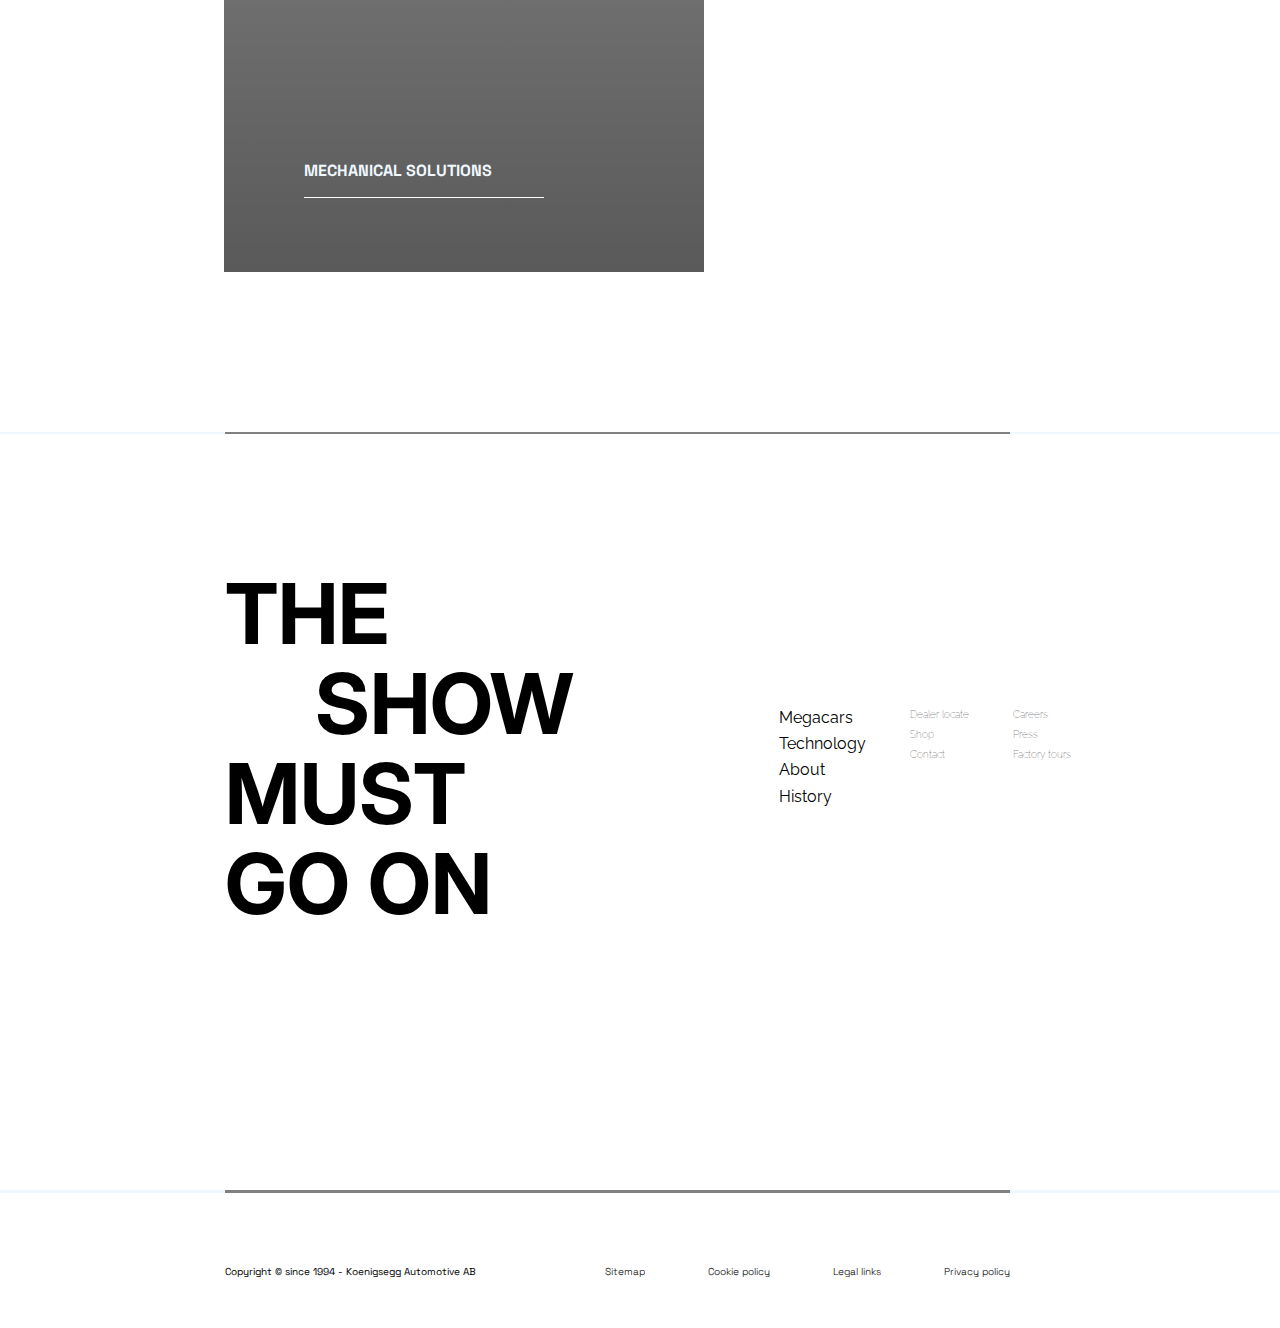
<file: technology.html>
<!DOCTYPE html>
<html lang="en">
<head>
    <meta charset="UTF-8">
    <meta name="viewport" content="width=device-width, initial-scale=1.0">
    <title>In-House Technology Solutions | Koenigsegg</title>
    <link rel="stylesheet" href="footer.css">
    <link rel="stylesheet" href="technology.css">
</head>

<body>
    <header>
        <div class="header">
            <nav>
                <a class="home" href="index.html">Koenigsegg</a>
                <ul class="navoptions">
                    <li>
                        <div class="one">
                            <a href="megacars.html">MEGACARS</a>
                        </div>
                    </li>
                    <li>
                        <div class="two">
                            <a href="technology.html">TECHNOLOGY</a>
                        </div>
                    </li>
                    <li class="three">
                        <button class="togglebutton">
                            <div class="one"></div>
                            <div class="two"></div>
                        </button>
                    </li>
                </ul>
            </nav>
        </div>
    </header>

    <section class="present">
        <div class="present-full">
            <div class="heading">
                <h2>CURRENT</h2>
            </div>
            <div class="cards">
                <div class="mini-card">
                    <div class="cc850">
                    <div class="name">
                        <h4>ENGINE AND POWERTRAINS</h4>
                        <div class="mini-line"></div>
                    </div>
                </div>
                </div>

                <div class="mini-card">
                    <div class="gemera">
                        <div class="name">
                            <h4>HIGH TECH COMPOSITE MANUFACTURING</h4>
                            <div class="mini-line"></div>
                        </div>
                    </div>
                </div>

                <div class="mini-card">
                    <div class="absolut">
                        <div class="name">
                            <h4>SAFETY SYSTEMS</h4>
                            <div class="mini-line"></div>
                        </div>
                    </div>
                </div>

                <div class="mini-card">
                    <div class="attack">
                        <div class="name">
                            <h4>AERODYNAMICS AND HANDLING</h4>
                            <div class="mini-line"></div>
                        </div>
                    </div>
                </div>

                <div class="mini-card">
                    <div class="solutions">
                        <div class="name">
                            <h4>MECHANICAL SOLUTIONS</h4>
                            <div class="mini-line"></div>
                        </div>
                    </div>
                </div>
            </div>
        </div>
    </section>

    <div class="line"></div>

    <footer>
        <div class="top">
            <div class="one">
                <h2 class="first">THE</h2>
                <h2 class="second">SHOW</h2>
                <h2 class="third">MUST</h2>
                <h2 class="fourt">GO ON</h2>
            </div>
            <div class="two" id="two">
                <ul>
                    <li><a href="megacars.html">Megacars</a></li>
                    <li><a href="technology.html">Technology</a></li>
                    <li><a href="about.html">About</a></li>
                    <li><a href="history.html">History</a></li>
                </ul>
            </div>
            <div class="three" id="three">
                <ul>
                    <li><a href="">Dealer locate</a></li>
                    <li><a href="https://gear.koenigsegg.com/">Shop</a></li>
                    <li><a href="contact.html">Contact</a></li>
                </ul>
            </div>
            <div class="four" id="four">
                <ul>
                    <li><a href="">Careers</a></li>
                    <li><a href="https://news.cision.com/koenigsegg">Press</a></li>
                    <li><a href="">Factory tours</a></li>
                </ul>
            </div>
        </div>

        <div class="sociallinks">
            <ul>
                <li><a href=""><i class="fa-brands fa-instagram"></i></a></li>
                <li><a href=""><i class="fa-brands fa-twitter"></i></a></li>
                <li><a href=""><i class="fa-brands fa-facebook-f"></i></a></li>
                <li><a href=""><i class="fa-brands fa-youtube"></i></a></li>
                <li><a href=""><i class="fa-brands fa-linkedin"></i></a></li>
            </ul>
        </div>

        <div class="line"></div>

        <div class="bottom">
            <div class="copyrights">
                <p>Copyright &copy; since 1994 &dash; Koenigsegg Automotive AB </p>
            </div>
            <ul class="ternarylinks">
                <li><a href="">Sitemap</a></li>
                <li><a href="cookie.html">Cookie policy</a></li>
                <li><a href="legal.html">Legal links</a></li>
                <li><a href="privacy.html">Privacy policy</a></li>
            </ul>
        </div>
    </footer>
</body>
</html>
</file>
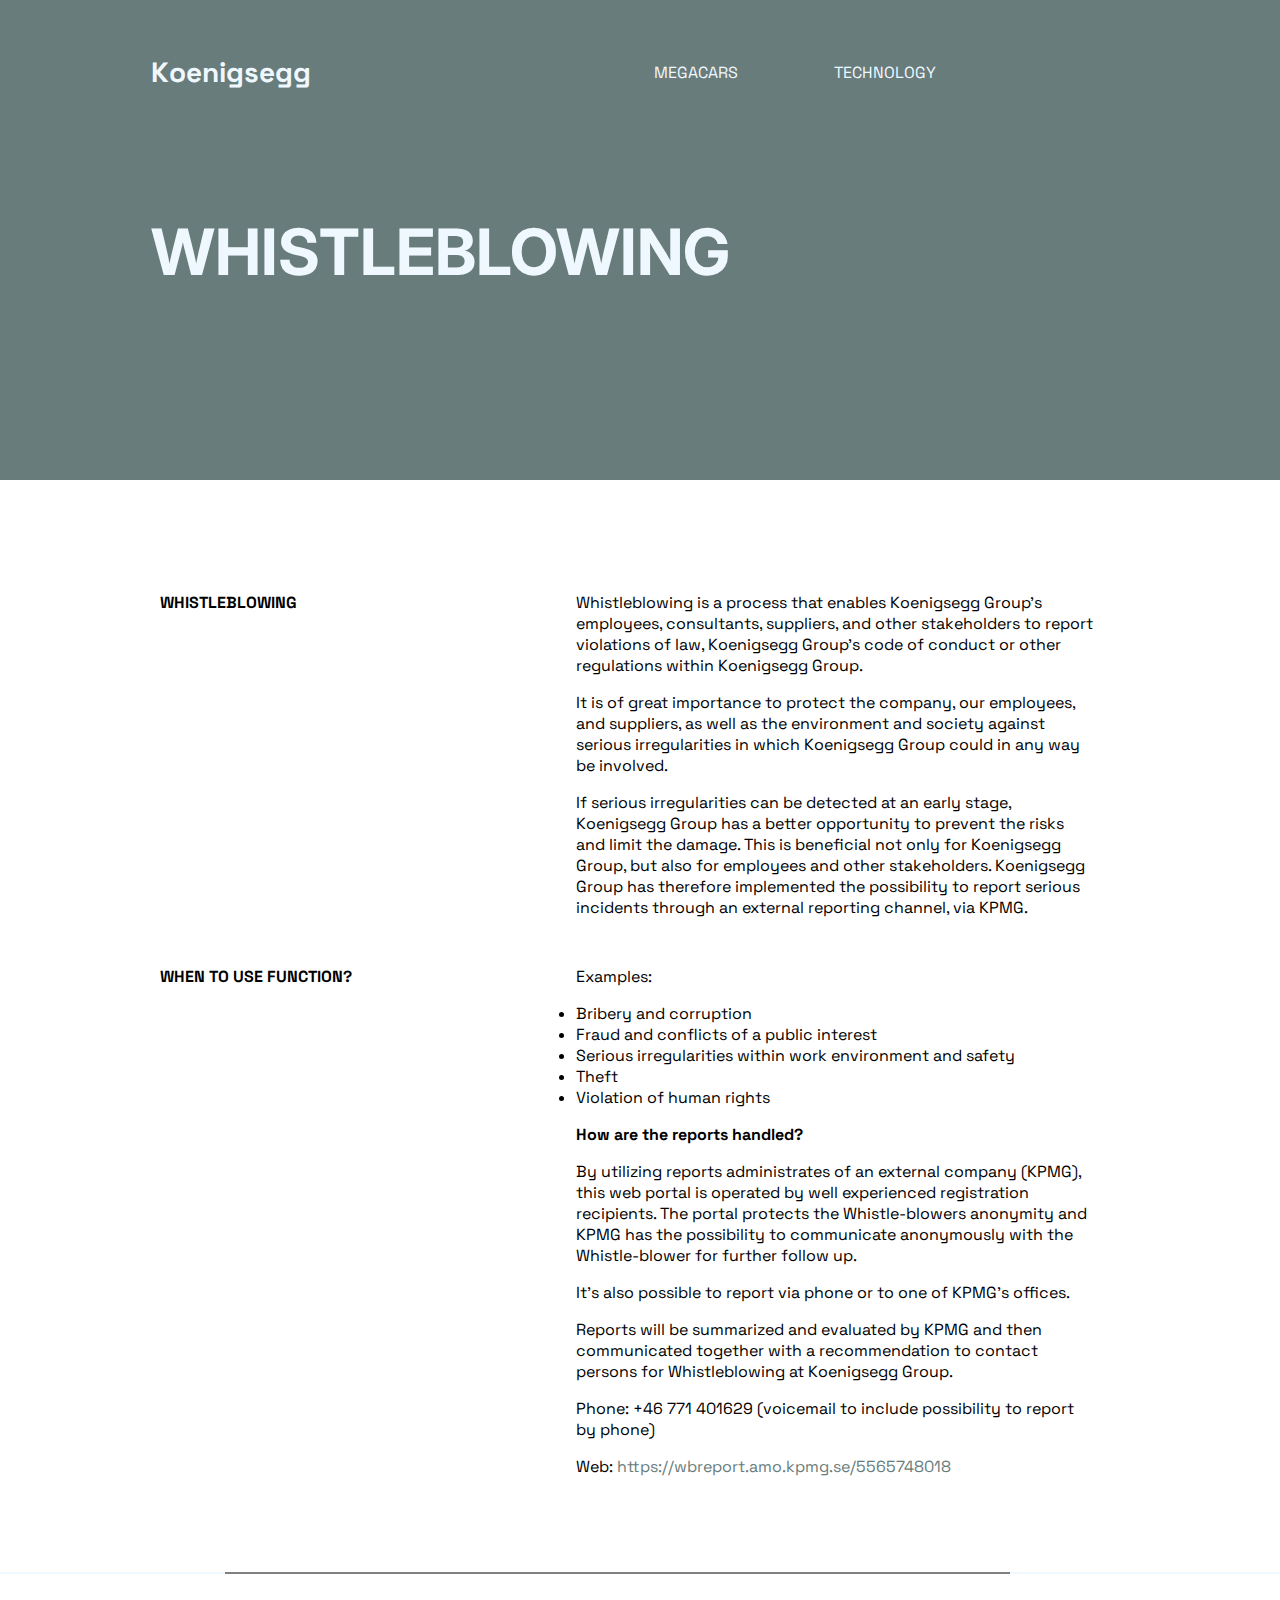
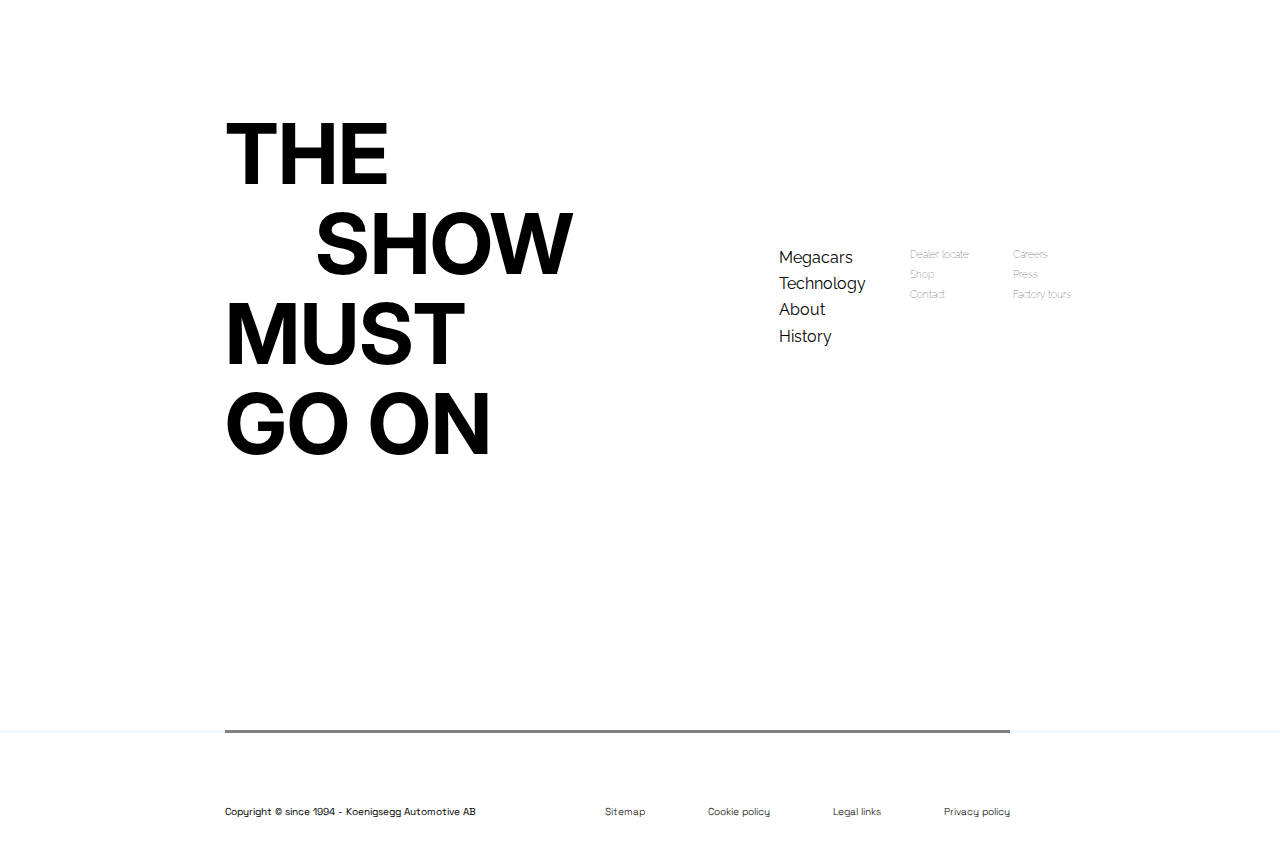
<file: whistle.html>
<!DOCTYPE html>
<html lang="en">

<head>
    <meta charset="UTF-8">
    <meta name="viewport" content="width=device-width, initial-scale=1.0">
    <title>Whistleblowing | Koenigsegg</title>
    <link rel="stylesheet" href="footer.css">
    <link rel="stylesheet" href="disclaimer.css">
</head>

<body>
    <header>
        <nav>
            <a class="home" href="index.html">Koenigsegg</a>
            <ul class="navoptions">
                <li>
                    <div class="one">
                        <a href="megacars.html">MEGACARS</a>
                    </div>
                </li>
                <li>
                    <div class="two">
                        <a href="technology.html">TECHNOLOGY</a>
                    </div>
                </li>
                <li class="three">
                    <button class="togglebutton">
                        <div class="one"></div>
                        <div class="two"></div>
                    </button>
                </li>
            </ul>
        </nav>
        <div class="below-header">
            <div class="left">
                <h2 class="main-heading">WHISTLEBLOWING</h2>
            </div>
        </div>
    </header>

    <section class="main">
        <div class="desc">
            <div class="sub">
                <div class="hd">
                    <h4>WHISTLEBLOWING</h4>
                </div>
                <div class="para">
                    <p> Whistleblowing is a process that enables Koenigsegg Group's employees,
                        consultants, suppliers, and other stakeholders to report violations of law, Koenigsegg
                        Group's code of conduct or other regulations within Koenigsegg Group.
                    </p>

                    <p> It is of great importance to protect the company, our employees, and suppliers, as
                        well as the environment and society against serious irregularities in which
                        Koenigsegg Group could in any way be involved.
                    </p>

                    <p> If serious irregularities can be detected at an early stage, Koenigsegg Group has a
                        better opportunity to prevent the risks and limit the damage. This is beneficial not
                        only for Koenigsegg Group, but also for employees and other stakeholders.
                        Koenigsegg Group has therefore implemented the possibility to report serious
                        incidents through an external reporting channel, via KPMG.
                    </p>
                </div>
            </div>
            
            <div class="sub">
                <div class="hd">
                    <h4>WHEN TO USE FUNCTION?</h4>
                </div>
                <div class="para">
                    <p> Examples:</p>

                    <ul>
                        <li>
                            <p>Bribery and corruption</p>
                        </li>
                        <li>
                            <p>Fraud and conflicts of a public interest</p>
                        </li>
                        <li>
                            <p>Serious irregularities within work environment and safety</p>
                        </li>
                        <li>
                            <p>Theft</p>
                        </li>
                        <li>
                            <p>Violation of human rights</p>
                        </li>
                    </ul>

                    <h4>How are the reports handled?</h4>

                    <p> By utilizing reports administrates of an external company (KPMG), this web portal is
                        operated by well experienced registration recipients. The portal protects the
                        Whistle-blowers anonymity and KPMG has the possibility to communicate
                        anonymously with the Whistle-blower for further follow up.
                    </p>

                    <p>It’s also possible to report via phone or to one of KPMG's offices.</p>

                    <p> Reports will be summarized and evaluated by KPMG and then communicated
                        together with a recommendation to contact persons for Whistleblowing at
                        Koenigsegg Group.
                    </p>

                    <p>Phone: +46 771 401629 (voicemail to include possibility to report by phone)</p>

                    <p>Web: <a href="https://wbreport.amo.kpmg.se/5565748018">https://wbreport.amo.kpmg.se/5565748018</a></p>

                </div>
            </div>
        </div>
    </section>

    <div class="line"></div>

    <footer>
        <div class="top">
            <div class="one">
                <h2 class="first">THE</h2>
                <h2 class="second">SHOW</h2>
                <h2 class="third">MUST</h2>
                <h2 class="fourt">GO ON</h2>
            </div>
            <div class="two" id="two">
                <ul>
                    <li><a href="megacars.html">Megacars</a></li>
                    <li><a href="technology.html">Technology</a></li>
                    <li><a href="about.html">About</a></li>
                    <li><a href="history.html">History</a></li>
                </ul>
            </div>
            <div class="three" id="three">
                <ul>
                    <li><a href="">Dealer locate</a></li>
                    <li><a href="https://gear.koenigsegg.com/">Shop</a></li>
                    <li><a href="contact.html">Contact</a></li>
                </ul>
            </div>
            <div class="four" id="four">
                <ul>
                    <li><a href="">Careers</a></li>
                    <li><a href="https://news.cision.com/koenigsegg">Press</a></li>
                    <li><a href="">Factory tours</a></li>
                </ul>
            </div>
        </div>

        <div class="sociallinks">
            <ul>
                <li><a href=""><i class="fa-brands fa-instagram"></i></a></li>
                <li><a href=""><i class="fa-brands fa-twitter"></i></a></li>
                <li><a href=""><i class="fa-brands fa-facebook-f"></i></a></li>
                <li><a href=""><i class="fa-brands fa-youtube"></i></a></li>
                <li><a href=""><i class="fa-brands fa-linkedin"></i></a></li>
            </ul>
        </div>

        <div class="line"></div>

        <div class="bottom">
            <div class="copyrights">
                <p>Copyright &copy; since 1994 &dash; Koenigsegg Automotive AB </p>
            </div>
            <ul class="ternarylinks">
                <li><a href="">Sitemap</a></li>
                <li><a href="cookie.html">Cookie policy</a></li>
                <li><a href="legal.html">Legal links</a></li>
                <li><a href="privacy.html">Privacy policy</a></li>
            </ul>
        </div>
    </footer>
</body>

</html>
</file>
<file: footer.css>
@import url('https://fonts.googleapis.com/css2?family=Agdasima&family=Space+Grotesk:wght@300&display=swap');
@import url('https://fonts.googleapis.com/css2?family=Agdasima&family=Inter:wght@700&family=Space+Grotesk:wght@300&display=swap');
@import url('https://fonts.googleapis.com/css2?family=Agdasima&family=Inter:wght@700&family=Raleway:wght@600&family=Space+Grotesk:wght@300&display=swap');

* {
    margin: 0%;
    padding: 0%;
}

.top {
    height: 55vh;
    display: grid;
    background-color:white;
    color: black;
    grid-template-columns: 60vb auto auto auto;
    padding: 12vh;
    grid-column-gap: 10px;
    padding-top: 15vh;
    padding-left: 25vh;
    padding-right: 20vh;
    padding-bottom: 0%;

}

.top .one{
    max-width: auto;
    min-height: auto;
    font-family: 'Agdasima', sans-serif;
    font-family: 'Inter', sans-serif;   
    font-size: 350%;
    font-weight:bolder;
    display: flex;
    flex-direction: column;
    line-height: 10vh;
}

.first
{
    padding: 0%;
}

.second
{
    padding: 0%;
    margin-left: 10vb;
}

.third
{
    padding: 0%;
}

.fouth
{
    padding: 0%;
}

.top .two {
    max-width: auto;
    min-height: auto;
    padding-top: 15vh;
}

.top .two ul {
    list-style-type: none;
    font-family: 'Agdasima', sans-serif;
    font-family: 'Inter', sans-serif;
    font-family: 'Raleway', sans-serif;
}

.top .two ul li
{
    padding: 3%;
}

.top .two ul li a
{
    color: black;
    text-decoration: none;
}

.top .three {
    max-width: auto;
    min-height: auto;
    padding-top: 15vh;
}

.top .three ul {
    list-style-type: none;
    font-family: 'Agdasima', sans-serif;
    font-family: 'Inter', sans-serif;
    font-family: 'Raleway', sans-serif;
    font-size: x-small;
    font-weight:100;
}

.top .three ul li
{
    padding: 5%;
}

.top .three ul li a
{
    color: black;
    text-decoration: none;
}

.top .four {
    max-width: auto;
    min-height: auto;
    padding-top: 15vh;
}

.top .four ul {
    list-style-type: none;
    font-family: 'Agdasima', sans-serif;
    font-family: 'Inter', sans-serif;
    font-family: 'Raleway', sans-serif;
    font-size: x-small;
    font-weight:100;
}

.top .four ul li
{
    padding: 5%;
}

.top .four ul li a
{
    color: black;
    text-decoration: none;
}

.sociallinks
{
    padding: 2vh;
    padding-left:25vh;
    padding-right: 20vh;
    padding-bottom: 12vh;
}

.sociallinks ul
{
    list-style-type: none;
    display:flex
}

.sociallinks ul li
{
    padding-inline: 2vh;
}

.sociallinks ul li a
{
    color: black;
    text-decoration: none;
}

.sociallinks ul li:hover
{
    cursor: pointer;
}

.line
{
    background-color: grey;
    height: 0.25vh;
    border-right-style: solid;
    border-right-width: 30vh;
    border-right-color: aliceblue;
    border-left-style: solid;
    border-left-width: 25vh;
    border-left-color: aliceblue;
}

.bottom {
    padding: 5vh;
    height: 5vh;
    display: flex;
    justify-content: space-between;
    padding-right: 30vh;
    padding-left: 25vh;
}

.copyrights {
    padding-top: 3vh;
    padding-bottom: 2vh;
    font-family: 'Agdasima', sans-serif;
    font-family: 'Space Grotesk', sans-serif;
    font-size: x-small;
}

.bottom ul {
    list-style-type: none;
    display: flex;
}

.bottom ul li {
    padding-top: 3vh;
    font-family: 'Agdasima', sans-serif;
    font-family: 'Space Grotesk', sans-serif;
    font-size: x-small;
    font-weight:100;
    display:inline-block;
    position: relative;
    border-left: 7vh;
    border-left-style: solid;
    border-left-color: white;
}

.bottom ul li a
{
    color: black;
    text-decoration: none;
}

.bottom ul li::before
{
    content:"";
    position: absolute;
    left:0;
    bottom:0;
    width:0;
    height: 1px;
    background-color: black;
    transition: width 0.25s ease-out;
}

.bottom ul li:hover::before
{
    width: 100%;
}

.bottom ul li:hover
{
    cursor: pointer;
}
</file>
<file: disclaimer.css>
@import url('https://fonts.googleapis.com/css2?family=Agdasima&family=Space+Grotesk:wght@300&display=swap');
@import url('https://fonts.googleapis.com/css2?family=Agdasima&family=Inter:wght@700&family=Space+Grotesk:wght@300&display=swap');
@import url('https://fonts.googleapis.com/css2?family=Agdasima&family=Inter:wght@700&family=Raleway:wght@600&family=Space+Grotesk:wght@300&display=swap');
@import url('https://fonts.googleapis.com/css2?family=Agdasima&family=Inter:wght@700&family=Oswald:wght@500&family=Raleway:wght@600&family=Space+Grotesk:wght@300&display=swap');

* {
    margin: 0%;
    padding: 0%;
}

a{
    text-decoration: none;
    color: rgb(104, 124, 123);;
}

.para{
    font-family: 'Agdasima', sans-serif;
    font-family: 'Space Grotesk', sans-serif;
    display: flex;
    flex-direction: column;
    row-gap: 1rem;
}

.hd{
    font-weight: bolder;
    font-family: 'Agdasima', sans-serif;
    font-family: 'Space Grotesk', sans-serif;
}

header {
    min-height: 30rem;
    background: rgb(104, 124, 123);
    padding-left: 15vh;
}

nav {
    min-height: 9rem;
    display: flex;
    flex-direction: row;
    align-items: center;
    justify-content: space-between;
    padding-inline: 10vh;
    padding-left: 1rem;
}

header nav .home{
    display: block;
    text-decoration: none;
    color: aliceblue;
    font-family: 'Agdasima', sans-serif;
    font-family: 'Inter', sans-serif;
    font-family: 'Oswald', sans-serif;
    font-family: 'Raleway', sans-serif;
    font-family: 'Space Grotesk', sans-serif;
    font-size: 175%;
    font-weight: 900;
}

header nav .navoptions{
    display: flex;
    flex-direction: row;
    align-items: center;
    column-gap: 6rem;
    list-style: none;
    padding-right: 10vh;
}

header nav .navoptions li a
{
    text-decoration: none;
    color: aliceblue;
    font-family: 'Agdasima', sans-serif;
    font-family: 'Inter', sans-serif;
    font-family: 'Oswald', sans-serif;
    font-family: 'Raleway', sans-serif;
    font-family: 'Space Grotesk', sans-serif;
    border-bottom: solid white 2px;
    border-width: 0;
}

header nav .navoptions .three .togglebutton{
    padding: 2rem;
    margin-left: 95%;
    clip-path: polygon(88.24% 50.00%, 70.59% 84.48%, 26.47% 84.48%, 5.88% 51.47%, 26.47% 16.99%, 70.59% 16.99%);
    background: none;
    display: flex;
    flex-direction: column;
    cursor: pointer;
}

.below-header{
    display: grid;
    grid-template-columns: 50% 50%;
    padding-top: 5rem;
    padding-right: 5rem;
}

.left{
    padding-left: 1rem;
    line-height: 3.5rem;
}

.left h2{
    max-width: auto;
    min-height: auto;
    font-family: 'Agdasima', sans-serif;
    font-family: 'Inter', sans-serif;   
    font-size: 400%;
    font-weight:bolder;
    display: flex;
    flex-direction: column;
    color: aliceblue;
}

.main{
    min-height: 100vh;
    padding: 5rem;
    padding-left: 10rem;
    padding-top: 7rem;
}

.desc{
    display: flex;
    flex-direction: column;
    row-gap: 3rem;
}

.sub{
    display: grid;
    grid-template-columns: 40% 50%;
}
</file>
<file: legal.css>
@import url('https://fonts.googleapis.com/css2?family=Agdasima&family=Space+Grotesk:wght@300&display=swap');
@import url('https://fonts.googleapis.com/css2?family=Agdasima&family=Inter:wght@700&family=Space+Grotesk:wght@300&display=swap');
@import url('https://fonts.googleapis.com/css2?family=Agdasima&family=Inter:wght@700&family=Raleway:wght@600&family=Space+Grotesk:wght@300&display=swap');
@import url('https://fonts.googleapis.com/css2?family=Agdasima&family=Inter:wght@700&family=Oswald:wght@500&family=Raleway:wght@600&family=Space+Grotesk:wght@300&display=swap');

* {
    margin: 0%;
    padding: 0%;
}

nav {
    min-height: 9rem;
    display: flex;
    flex-direction: row;
    align-items: center;
    justify-content: space-between;
    padding-inline: 10vh;
    padding-left: 1rem;
}

header nav .home{
    display: block;
    text-decoration: none;
    color: #000;
    font-family: 'Agdasima', sans-serif;
    font-family: 'Inter', sans-serif;
    font-family: 'Oswald', sans-serif;
    font-family: 'Raleway', sans-serif;
    font-family: 'Space Grotesk', sans-serif;
    font-size: 175%;
    font-weight: 900;
    padding-left: 5rem;
}

header nav .navoptions{
    display: flex;
    flex-direction: row;
    align-items: center;
    column-gap: 6rem;
    list-style: none;
    padding-right: 10vh;
}

header nav .navoptions li a
{
    text-decoration: none;
    color: black;
    font-family: 'Agdasima', sans-serif;
    font-family: 'Inter', sans-serif;
    font-family: 'Oswald', sans-serif;
    font-family: 'Raleway', sans-serif;
    font-family: 'Space Grotesk', sans-serif;
    border-bottom: solid white 2px;
    border-width: 0;
}

header nav .navoptions .three .togglebutton{
    padding: 2rem;
    margin-left: 95%;
    clip-path: polygon(88.24% 50.00%, 70.59% 84.48%, 26.47% 84.48%, 5.88% 51.47%, 26.47% 16.99%, 70.59% 16.99%);
    background: none;
    display: flex;
    flex-direction: column;
    cursor: pointer;
}

.about-six{
    max-height: 50vh;
    padding : 10rem;
    padding-right: 5rem;
    padding-top: 5rem;
}

.six-full{
    display: flex;
    flex-direction: column;
    row-gap: 2rem;
}

.six-top{
    display: flex;
    justify-content: end;
    padding-right: 14rem;
    padding-bottom: 3rem;
    font-family: 'Agdasima', sans-serif;
    font-family: 'Inter', sans-serif;
    font-weight: bolder;
    font-size: 200%;
    line-height: 5vh;
    font-weight: 200;
    line-height: 3rem;
}

.six-bottom{
    display: grid;
    grid-template-columns: 50% 50%;
    column-gap: 2rem;
    padding-left: 7rem;
}

.six-bottom .six-left{
    height: 15rem;
    background-image:  linear-gradient(0deg,rgba(0,0,0,.7),transparent),url(https://mainwebstorage.blob.core.windows.net/mediacontainers/styles/514x200/azure/2023-02/Doors.png?h=41c0849e&itok=cRvQkjYB);
    background-size: cover;
}

.six-bottom .six-right{
    display: flex;
    flex-direction: column;
    max-height: 15rem;
    background-size: cover;
    background-image: linear-gradient(0deg,rgba(0,0,0,.7),transparent),url(https://mainwebstorage.blob.core.windows.net/mediacontainers/styles/514x200/azure/2023-01/DSC08188.jpg?h=491f351d&itok=GH8E-Lph);
}

.six-bottom .six-left a{
    color: aliceblue;
    display: flex;
    flex-direction: column;
    align-items: baseline;
    justify-content: start;
    padding: 2rem;
    padding-top: 12rem;
    font-family: 'Agdasima', sans-serif;
    font-family: 'Inter', sans-serif;
    font-weight: bolder;
    display: flex;
    flex-direction: column;
    font-size: 100%;
    font-weight: 200;
    text-decoration: none;
}

.six-bottom .six-right a{
    text-decoration: none;
    color: aliceblue;
    display: flex;
    flex-direction: column;
    align-items: baseline;
    justify-content: start;
    padding: 2rem;
    padding-top: 12rem;
    font-family: 'Agdasima', sans-serif;
    font-family: 'Inter', sans-serif;
    font-weight: bolder;
    display: flex;
    flex-direction: column;
    font-size: 100%;
    font-weight: 200;
}
</file>
<file: megacars.css>
@import url('https://fonts.googleapis.com/css2?family=Agdasima&family=Space+Grotesk:wght@300&display=swap');
@import url('https://fonts.googleapis.com/css2?family=Agdasima&family=Inter:wght@700&family=Space+Grotesk:wght@300&display=swap');
@import url('https://fonts.googleapis.com/css2?family=Agdasima&family=Inter:wght@700&family=Raleway:wght@600&family=Space+Grotesk:wght@300&display=swap');

* {
    margin: 0%;
    padding: 0%;
}

a{
    text-decoration: none;
    color: white;
}

header{
    min-height: 20vh;
    background-color: black;
}

.header {
    min-height: 20vh;
    background-size:cover;
    background-attachment:local;
    padding-top: 0%;
    padding-left: 15vh;
    background-position-y: -7rem;
}

nav {
    min-height: 9rem;
    display: flex;
    flex-direction: row;
    align-items: center;
    justify-content: space-between;
    padding-inline: 10vh;
    padding-left: 1rem;
}

header nav .home{
    display: block;
    text-decoration: none;
    color: aliceblue;
    font-family: 'Agdasima', sans-serif;
    font-family: 'Inter', sans-serif;
    font-family: 'Oswald', sans-serif;
    font-family: 'Raleway', sans-serif;
    font-family: 'Space Grotesk', sans-serif;
    font-size: 175%;
    font-weight: 900;
}

header nav .navoptions{
    display: flex;
    flex-direction: row;
    align-items: center;
    column-gap: 6rem;
    list-style: none;
    padding-right: 10vh;
}

header nav .navoptions li a
{
    text-decoration: none;
    color: aliceblue;
    font-family: 'Agdasima', sans-serif;
    font-family: 'Inter', sans-serif;
    font-family: 'Oswald', sans-serif;
    font-family: 'Raleway', sans-serif;
    font-family: 'Space Grotesk', sans-serif;
    border-bottom: solid white 2px;
    border-width: 0;
}

header nav .navoptions .three .togglebutton{
    padding: 2rem;
    margin-left: 95%;
    clip-path: polygon(88.24% 50.00%, 70.59% 84.48%, 26.47% 84.48%, 5.88% 51.47%, 26.47% 16.99%, 70.59% 16.99%);
    background: none;
    display: flex;
    flex-direction: column;
    cursor: pointer;
}

header nav .navoptions .three .togglebutton .one{
    max-height: 2px;
    max-width: 1rem;
    background-color:black;
}

.present{
    max-height: 150vh;
    background-color: black;
    color: white;
}

.present-full{
    display: flex;
    flex-direction: column;
}

.heading{
    display: flex;
    align-items: center;
    justify-content: end;
    padding-inline: 24rem;
    font-family: 'Agdasima', sans-serif;
    font-family: 'Inter', sans-serif;
    font-size: 150%;
    font-weight:bolder;
}

.cards{
    display: grid;
    grid-template-columns: 30rem 30rem;
    column-gap: 1rem;
    row-gap: 1rem;
    padding: 5rem;
    justify-content: end;    
}

.present-full .cards .mini-card{
    background-color: grey;
    max-height:  32rem;
    height: 40rem;
    overflow: hidden;
}

.present-full .cards .mini-card .cc850{
    width: 100%;
    height: 100%;
    background-image: linear-gradient(0deg,rgba(0,0,0,.3),transparent),url(https://mainwebstorage.blob.core.windows.net/mediacontainers/styles/514x550/azure/2023-01/Koenigsegg%20CC850%20-%201.jpg?h=41c0849e&itok=nWOy_eeq);
    background-size: cover;
    transition: all 0.5s;
}

.present-full .cards .mini-card .cc850:hover {
    transform: scale(1.1);
    transition: all 0.5s;
}

.name{
    padding: 5rem;
    padding-top: 25rem;
    display: flex;
    flex-direction: column;
    row-gap: 1rem;
}

h4{
    font-weight: bolder;
    font-family: 'Agdasima', sans-serif;
    font-family: 'Space Grotesk', sans-serif;
    color: aliceblue;
}

.present-full .cards .mini-card .mini-line{
    height: 1px;
    background-color: white;
    width: 15rem;
}

.present-full .cards .mini-card .gemera{
    width: 100%;
    height: 100%;
    background-image: linear-gradient(0deg,rgba(0,0,0,.3),transparent),url(https://mainwebstorage.blob.core.windows.net/mediacontainers/styles/514x550/azure/2023-07/GEMERA%20CS%20BACK.png?h=2b829f5f&itok=2ZQamr2g);
    background-size: cover;
    transition: all 0.5s;
}

.present-full .cards .mini-card .gemera:hover {
    transform: scale(1.1);
    transition: all 0.5s;
}

.present-full .cards .mini-card .absolut{
    width: 100%;
    height: 100%;
    background-image: linear-gradient(0deg,rgba(0,0,0,.3),transparent),url(https://mainwebstorage.blob.core.windows.net/mediacontainers/styles/514x550/azure/2023-01/Koenigsegg%20Jesko%20Absolut.png?h=41c0849e&itok=RqnSabvx);
    background-size: cover;
    transition: all 0.5s;
}

.present-full .cards .mini-card .absolut:hover {
    transform: scale(1.1);
    transition: all 0.5s;
}

.present-full .cards .mini-card .attack{
    width: 100%;
    height: 100%;
    background-image: linear-gradient(0deg,rgba(0,0,0,.3),transparent),url(https://mainwebstorage.blob.core.windows.net/mediacontainers/styles/514x550/azure/2022-01/Jesko%20Track%20parked%20on%20a%20gravel%20path.jpg?h=10877377&itok=wfBvHgRh);
    background-size: cover;
    transition: all 0.5s;
}

.present-full .cards .mini-card .attack:hover {
    transform: scale(1.1);
    transition: all 0.5s;
}

.legacy{
    max-height: 300vh;
}

.legacy-full{
    padding-top: 25rem;
    padding-bottom: 10rem;
    display: flex;
    flex-direction: column;
}

.legacy-full .cards .mini-card{
    background-color: grey;
    max-height:  32rem;
    height: 12rem;
    overflow: hidden;
}

.legacy-full .cards .mini-card .name{
    padding: 5rem;
    padding-top: 9rem;
    padding-left: 3rem;
    display: flex;
    flex-direction: column;
    row-gap: 1rem;
}

.legacy-full .cards .mini-card .regera{
    width: 100%;
    height: 100%;
    background-image: linear-gradient(0deg,rgba(0,0,0,.3),transparent),url(https://mainwebstorage.blob.core.windows.net/mediacontainers/styles/514x200/azure/2022-04/_DSC9564-2_0.jpg?h=242ab04d&itok=o6jw9Mxg);
    background-size: cover;
    transition: all 0.5s;
}

.legacy-full .cards .mini-card .regera:hover {
    transform: scale(1.1);
    transition: all 0.5s;
}

.legacy-full .cards .mini-card .agera-rs{
    width: 100%;
    height: 100%;
    background-image: linear-gradient(0deg,rgba(0,0,0,.3),transparent),url(https://mainwebstorage.blob.core.windows.net/mediacontainers/styles/514x200/azure/2022-03/_DSC2893_0.jpg?h=0d60ab88&itok=frlNyYs0);
    background-size: cover;
    transition: all 0.5s;
}

.legacy-full .cards .mini-card .agera-rs:hover {
    transform: scale(1.1);
    transition: all 0.5s;
}

.legacy-full .cards .mini-card .one{
    width: 100%;
    height: 100%;
    background-image: linear-gradient(0deg,rgba(0,0,0,.3),transparent),url(https://mainwebstorage.blob.core.windows.net/mediacontainers/styles/514x200/azure/2022-03/ONE1%20GARAGE_0.png?h=8f3d40f1&itok=z4bqWb_D);
    background-size: cover;
    transition: all 0.5s;
}

.legacy-full .cards .mini-card .one:hover {
    transform: scale(1.1);
    transition: all 0.5s;
}

.legacy-full .cards .mini-card .agera-s{
    width: 100%;
    height: 100%;
    background-image: linear-gradient(0deg,rgba(0,0,0,.3),transparent),url(https://mainwebstorage.blob.core.windows.net/mediacontainers/styles/514x200/azure/2022-03/AGERA%20S%20HUNDRA.png?h=8f3d40f1&itok=lNX66hd0);
    background-size: cover;
    transition: all 0.5s;
}

.legacy-full .cards .mini-card .agera-s:hover {
    transform: scale(1.1);
    transition: all 0.5s;
}

.legacy-full .cards .mini-card .agera-r{
    width: 100%;
    height: 100%;
    background-image: linear-gradient(0deg,rgba(0,0,0,.3),transparent),url(https://mainwebstorage.blob.core.windows.net/mediacontainers/styles/514x200/azure/2022-03/AGERA%20R%20LAKE.png?h=8f3d40f1&itok=L7EtSAnW);
    background-size: cover;
    transition: all 0.5s;
}

.legacy-full .cards .mini-card .agera-r:hover {
    transform: scale(1.1);
    transition: all 0.5s;
}

.legacy-full .cards .mini-card .agera{
    width: 100%;
    height: 100%;
    background-image: linear-gradient(0deg,rgba(0,0,0,.3),transparent),url(https://mainwebstorage.blob.core.windows.net/mediacontainers/styles/514x200/azure/2022-01/Agera.jpg?h=ef395871&itok=HHxzdbW8);
    background-size: cover;
    transition: all 0.5s;
}

.legacy-full .cards .mini-card .agera:hover {
    transform: scale(1.1);
    transition: all 0.5s;
}

.legacy-full .cards .mini-card .ccxr{
    width: 100%;
    height: 100%;
    background-image: linear-gradient(0deg,rgba(0,0,0,.3),transparent),url(https://mainwebstorage.blob.core.windows.net/mediacontainers/styles/514x200/azure/2022-03/KenoZache_IMG_5958%20copy.png?h=4b0ca4eb&itok=s8a6wOvR);
    background-size: cover;
    transition: all 0.5s;
}

.legacy-full .cards .mini-card .ccxr:hover {
    transform: scale(1.1);
    transition: all 0.5s;
}

.legacy-full .cards .mini-card .ccx{
    width: 100%;
    height: 100%;
    background-image: linear-gradient(0deg,rgba(0,0,0,.3),transparent),url(https://mainwebstorage.blob.core.windows.net/mediacontainers/styles/514x200/azure/2022-04/76-Oskar%20Bakke-Koenigsegg%20Car%20Week%202021-_DSC6272%202_0.jpg?h=ee0abec0&itok=qIdTR8OC);
    background-size: cover;
    transition: all 0.5s;
}

.legacy-full .cards .mini-card .ccx:hover {
    transform: scale(1.1);
    transition: all 0.5s;
}

.legacy-full .cards .mini-card .ccgt{
    width: 100%;
    height: 100%;
    background-image: linear-gradient(0deg,rgba(0,0,0,.3),transparent),url(https://mainwebstorage.blob.core.windows.net/mediacontainers/styles/514x200/azure/2022-04/ccgt1.jpg?h=97b19360&itok=xHe_xn_8);
    background-size: cover;
    transition: all 0.5s;
}

.legacy-full .cards .mini-card .ccgt:hover {
    transform: scale(1.1);
    transition: all 0.5s;
}

.legacy-full .cards .mini-card .ccr{
    width: 100%;
    height: 100%;
    background-image: linear-gradient(0deg,rgba(0,0,0,.3),transparent),url(https://mainwebstorage.blob.core.windows.net/mediacontainers/styles/514x200/azure/2022-04/2018GhostSquad-Keno-14.jpg?h=12798a9f&itok=p0lY-8sP);
    background-size: cover;
    transition: all 0.5s;
}

.legacy-full .cards .mini-card .ccr:hover {
    transform: scale(1.1);
    transition: all 0.5s;
}

.legacy-full .cards .mini-card .cc8s{
    width: 100%;
    height: 100%;
    background-image: linear-gradient(0deg,rgba(0,0,0,.3),transparent),url(https://mainwebstorage.blob.core.windows.net/mediacontainers/styles/514x200/azure/2022-01/CC8S%20on%20the%20track_0.jpg?h=82f4586c&itok=6w2-wmc9);
    background-size: cover;
    transition: all 0.5s;
}

.legacy-full .cards .mini-card .cc8s:hover {
    transform: scale(1.1);
    transition: all 0.5s;
}

.legacy-full .cards .mini-card .ccprototype{
    width: 100%;
    height: 100%;
    background-image: linear-gradient(0deg,rgba(0,0,0,.3),transparent),url(https://mainwebstorage.blob.core.windows.net/mediacontainers/styles/514x200/azure/2022-01/scan%209.jpeg?h=494e0106&itok=dHBDYajo);
    background-size: cover;
    transition: all 0.5s;
}

.legacy-full .cards .mini-card .ccprototype:hover {
    transform: scale(1.1);
    transition: all 0.5s;
}
</file>
<file: technology.css>
@import url('https://fonts.googleapis.com/css2?family=Agdasima&family=Space+Grotesk:wght@300&display=swap');
@import url('https://fonts.googleapis.com/css2?family=Agdasima&family=Inter:wght@700&family=Space+Grotesk:wght@300&display=swap');
@import url('https://fonts.googleapis.com/css2?family=Agdasima&family=Inter:wght@700&family=Raleway:wght@600&family=Space+Grotesk:wght@300&display=swap');

* {
    margin: 0%;
    padding: 0%;
}

header{
    min-height: 20vh;
    background-color: white;
}

.header {
    min-height: 20vh;
    background-size:cover;
    background-attachment:local;
    padding-top: 0%;
    padding-left: 15vh;
    background-position-y: -7rem;
}

nav {
    min-height: 9rem;
    display: flex;
    flex-direction: row;
    align-items: center;
    justify-content: space-between;
    padding-inline: 10vh;
    padding-left: 1rem;
}

header nav .home{
    display: block;
    text-decoration: none;
    color: black;
    font-family: 'Agdasima', sans-serif;
    font-family: 'Inter', sans-serif;
    font-family: 'Oswald', sans-serif;
    font-family: 'Raleway', sans-serif;
    font-family: 'Space Grotesk', sans-serif;
    font-size: 175%;
    font-weight: 900;
}

header nav .navoptions{
    display: flex;
    flex-direction: row;
    align-items: center;
    column-gap: 6rem;
    list-style: none;
    padding-right: 10vh;
}

header nav .navoptions li a
{
    text-decoration: none;
    color: black;
    font-family: 'Agdasima', sans-serif;
    font-family: 'Inter', sans-serif;
    font-family: 'Oswald', sans-serif;
    font-family: 'Raleway', sans-serif;
    font-family: 'Space Grotesk', sans-serif;
    border-bottom: solid white 2px;
    border-width: 0;
}

header nav .navoptions .three .togglebutton{
    padding: 2rem;
    margin-left: 95%;
    clip-path: polygon(88.24% 50.00%, 70.59% 84.48%, 26.47% 84.48%, 5.88% 51.47%, 26.47% 16.99%, 70.59% 16.99%);
    background: none;
    display: flex;
    flex-direction: column;
    cursor: pointer;
}

header nav .navoptions .three .togglebutton .one{
    max-height: 2px;
    max-width: 1rem;
    background-color:black;
}

.present{
    max-height: 350vh;
    background-color: white;
    color: black;
}

.present-full{
    display: flex;
    flex-direction: column;
}

.heading{
    display: flex;
    align-items: center;
    justify-content: end;
    padding-inline: 24rem;
    font-family: 'Agdasima', sans-serif;
    font-family: 'Inter', sans-serif;
    font-size: 150%;
    font-weight:bolder;
}

.cards{
    display: grid;
    grid-template-columns: 30rem 30rem;
    column-gap: 1rem;
    row-gap: 1rem;
    padding: 5rem;
    padding-bottom: 10rem;
    justify-content: end;    
}

.present-full .cards .mini-card{
    background-color: grey;
    max-height:  32rem;
    height: 40rem;
    overflow: hidden;
}

.present-full .cards .mini-card .cc850{
    width: 100%;
    height: 100%;
    background-image: linear-gradient(0deg,rgba(0,0,0,.2),transparent),url(https://mainwebstorage.blob.core.windows.net/mediacontainers/styles/514x550/azure/2023-02/Lst.png?h=41c0849e&itok=srQgRkPL);
    background-size: cover;
    transition: all 0.5s;
}

.present-full .cards .mini-card .cc850:hover {
    transform: scale(1.1);
    transition: all 0.5s;
}

.name{
    padding: 5rem;
    padding-top: 25rem;
    display: flex;
    flex-direction: column;
    row-gap: 1rem;
}

h4{
    font-weight: bolder;
    font-family: 'Agdasima', sans-serif;
    font-family: 'Space Grotesk', sans-serif;
    color: aliceblue;
}

.present-full .cards .mini-card .mini-line{
    height: 1px;
    background-color: white;
    width: 15rem;
}

.present-full .cards .mini-card .gemera{
    width: 100%;
    height: 100%;
    background-image: linear-gradient(0deg,rgba(0,0,0,.3),transparent),url(https://mainwebstorage.blob.core.windows.net/mediacontainers/styles/514x550/azure/2023-02/Wheel.png?h=41c0849e&itok=X8ZIkYBc);
    background-size: cover;
    transition: all 0.5s;
}

.present-full .cards .mini-card .gemera:hover {
    transform: scale(1.1);
    transition: all 0.5s;
}

.present-full .cards .mini-card .absolut{
    width: 100%;
    height: 100%;
    background-image: linear-gradient(0deg,rgba(0,0,0,.3),transparent),url(https://mainwebstorage.blob.core.windows.net/mediacontainers/styles/514x550/azure/2021-12/FV_0.JPG?h=946e7f45&itok=bVAsqGWk);
    background-size: cover;
    transition: all 0.5s;
}

.present-full .cards .mini-card .absolut:hover {
    transform: scale(1.1);
    transition: all 0.5s;
}

.present-full .cards .mini-card .attack{
    width: 100%;
    height: 100%;
    background-image: linear-gradient(0deg,rgba(0,0,0,.3),transparent),url(https://mainwebstorage.blob.core.windows.net/mediacontainers/styles/514x550/azure/2023-02/Triplex.png?h=41c0849e&itok=h-cfSs0Z);
    background-size: cover;
    transition: all 0.5s;
}

.present-full .cards .mini-card .attack:hover {
    transform: scale(1.1);
    transition: all 0.5s;
}

.present-full .cards .mini-card .solutions{
    width: 100%;
    height: 100%;
    background-image: linear-gradient(0deg,rgba(0,0,0,.3),transparent),url(https://mainwebstorage.blob.core.windows.net/mediacontainers/styles/514x550/azure/2023-02/Doors.png?h=41c0849e&itok=wlPx5FQe);
    background-size: cover;
    transition: all 0.5s;
}

.present-full .cards .mini-card .solutions:hover {
    transform: scale(1.1);
    transition: all 0.5s;
}
</file>
